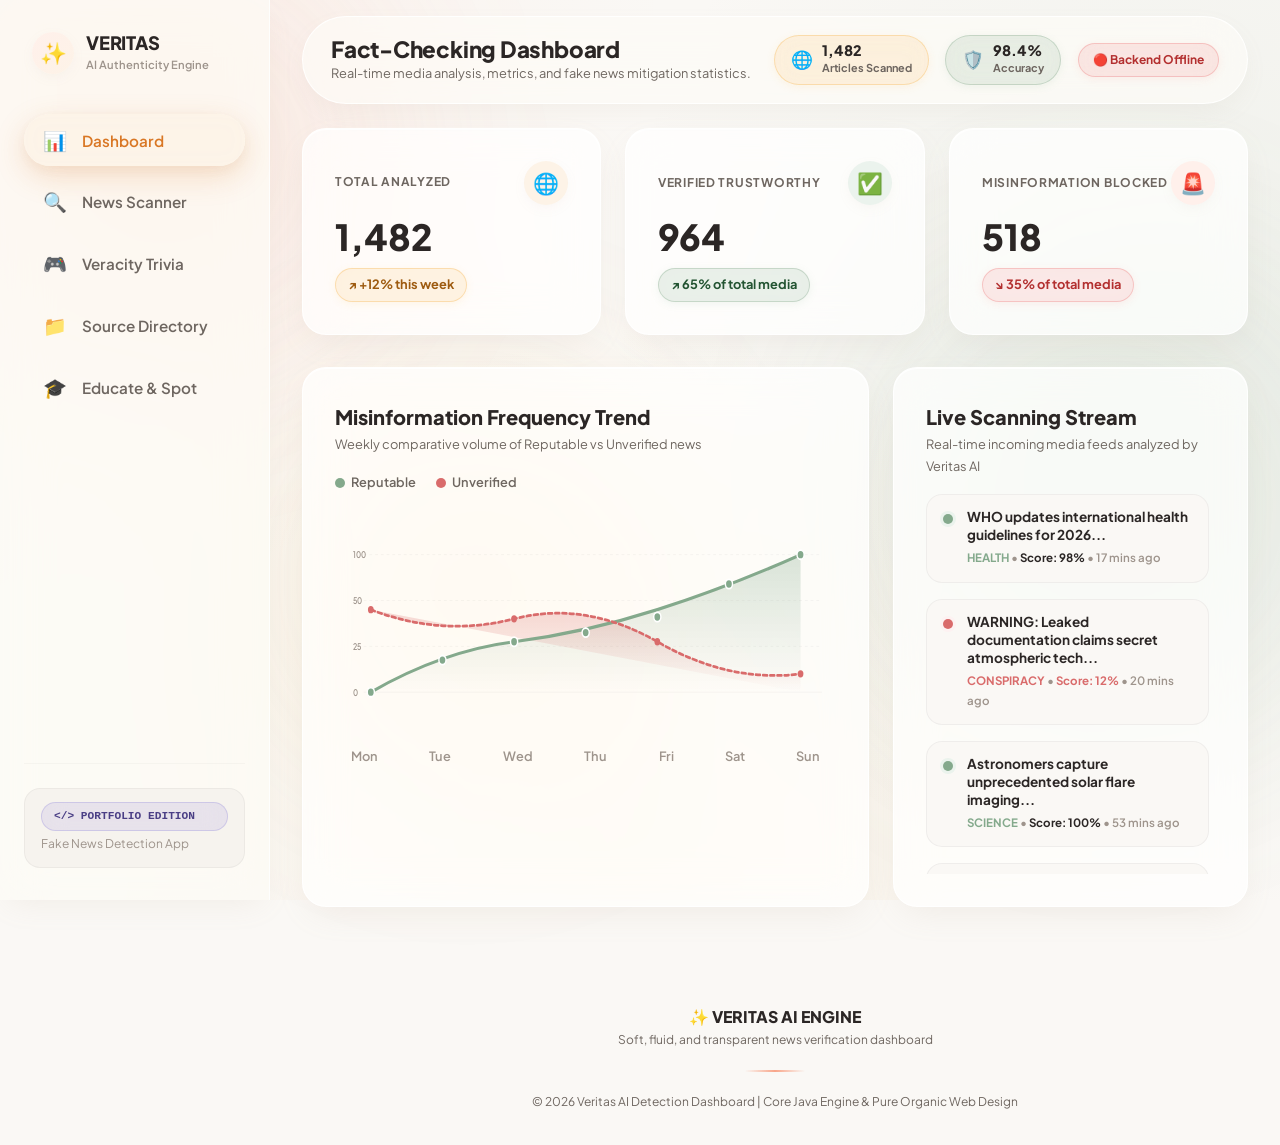
<file: index.html>
<!DOCTYPE html>
<html lang="en">
<head>
    <meta charset="UTF-8">
    <meta name="viewport" content="width=device-width, initial-scale=1.0">
    <title>Veritas AI — Fact-Checking Dashboard</title>
    <link rel="stylesheet" href="styles.css?v=20260912_v3">
    <link rel="stylesheet" href="style.css?v=20260912_v3">
    <link rel="preconnect" href="https://fonts.googleapis.com">
    <link rel="preconnect" href="https://fonts.gstatic.com" crossorigin>
    <link href="https://fonts.googleapis.com/css2?family=Plus+Jakarta+Sans:wght@300;400;500;600;700;800&display=swap" rel="stylesheet">
    <link rel="stylesheet" href="https://cdnjs.cloudflare.com/ajax/libs/font-awesome/6.5.1/css/all.min.css">
    <style>
      /* Force Soft Organic Light Theme & Blur Background Overrides */
      :root {
        --bg-primary: #FDFBF7 !important;
        --bg-cream: #FAF8F5 !important;
        --surface-white: rgba(255, 255, 255, 0.75) !important;
        --text-header: #2B2625 !important;
        --text-body: #6E6660 !important;
        --accent-amber: #D97724 !important;
        --accent-sage: #84A98C !important;
        --accent-terracotta: #D96B6B !important;
      }
      html, body {
        background-color: #FAF8F5 !important;
        color: #2B2625 !important;
        font-family: 'Plus Jakarta Sans', -apple-system, BlinkMacSystemFont, sans-serif !important;
      }
      
      /* Ambient Glowing Orbs behind glass cards */
      .ambient-glow {
        position: fixed !important;
        border-radius: 50% !important;
        filter: blur(100px) !important;
        -webkit-filter: blur(100px) !important;
        pointer-events: none !important;
        z-index: 0 !important;
        opacity: 0.65 !important;
      }
      .glow-1 { width: 550px !important; height: 550px !important; top: -120px !important; left: -100px !important; background: radial-gradient(circle, rgba(248, 165, 137, 0.35) 0%, transparent 70%) !important; }
      .glow-2 { width: 650px !important; height: 650px !important; top: 20% !important; right: -150px !important; background: radial-gradient(circle, rgba(132, 169, 140, 0.32) 0%, transparent 70%) !important; }
      .glow-3 { width: 550px !important; height: 550px !important; bottom: 5% !important; left: 15% !important; background: radial-gradient(circle, rgba(229, 169, 60, 0.28) 0%, transparent 70%) !important; }

      /* Glassmorphic Backdrop Blur Throughout the Page */
      .sidebar {
        background: rgba(253, 251, 247, 0.78) !important;
        backdrop-filter: blur(24px) saturate(180%) !important;
        -webkit-backdrop-filter: blur(24px) saturate(180%) !important;
        border-right: 1px solid rgba(255, 255, 255, 0.8) !important;
        box-shadow: 0 10px 30px -10px rgba(180, 160, 140, 0.15) !important;
        color: #2B2625 !important;
      }
      .topbar {
        background: rgba(253, 251, 247, 0.75) !important;
        backdrop-filter: blur(24px) saturate(180%) !important;
        -webkit-backdrop-filter: blur(24px) saturate(180%) !important;
        border: 1px solid rgba(255, 255, 255, 0.85) !important;
        box-shadow: 0 10px 30px -10px rgba(180, 160, 140, 0.14) !important;
      }
      .glass-panel, .card-organic, .stat-card, .chart-card, .stream-card, .glass-card, .educate-intro, .quiz-box, .source-card, .fallacy-card, .dir-table-card, .results-card, .meta-card, .result-hero-banner {
        background: rgba(255, 255, 255, 0.75) !important;
        backdrop-filter: blur(20px) saturate(180%) !important;
        -webkit-backdrop-filter: blur(20px) saturate(180%) !important;
        border: 1px solid rgba(255, 255, 255, 0.85) !important;
        box-shadow: 0 12px 35px -10px rgba(180, 160, 140, 0.16), inset 0 1px 0 rgba(255, 255, 255, 0.9) !important;
        color: #2B2625 !important;
      }
      .nav-link {
        color: #6E6660 !important;
      }
      .nav-link.active, .nav-link:hover, .nav-item.active {
        background: rgba(253, 243, 231, 0.9) !important;
        backdrop-filter: blur(10px) !important;
        color: #D97724 !important;
      }
      .page-title, h1, h2, h3, h4, .stat-number, .stat-value, .brand-title {
        color: #2B2625 !important;
      }
      .page-subtitle, p, .stat-label, .stat-title, .metric-lbl {
        color: #6E6660 !important;
      }

      /* Light-Colored Badge UI System */
      .top-metric-pill, .status-indicator, .stat-badge, .trust-badge, .trust-score, .prediction-badge, .verdict-badge, .quiz-streak-badge, .badge-code, .tag {
        border-radius: 9999px !important;
        font-weight: 700 !important;
        backdrop-filter: blur(12px) !important;
        -webkit-backdrop-filter: blur(12px) !important;
        transition: all 0.3s ease !important;
      }

      /* Light Amber/Honey Badges */
      .top-metric-pill, .status-indicator.checking, .stat-badge.positive, .trust-badge.medium, .trust-score.medium, .quiz-streak-badge {
        background: rgba(245, 180, 80, 0.16) !important;
        color: #9E5B10 !important;
        border: 1px solid rgba(245, 180, 80, 0.35) !important;
        box-shadow: 0 2px 8px rgba(245, 180, 80, 0.12) !important;
      }

      /* Light Sage Green Badges (Verified/High Trust) */
      .top-metric-pill.highlight, .status-indicator.online, .stat-badge.neutral, .trust-badge.high, .trust-score.high, .prediction-badge.real, .verdict-badge.real {
        background: rgba(132, 169, 140, 0.18) !important;
        color: #235432 !important;
        border: 1px solid rgba(132, 169, 140, 0.35) !important;
        box-shadow: 0 2px 8px rgba(132, 169, 140, 0.12) !important;
      }

      /* Light Terracotta/Peach Badges (Flagged/Low Trust) */
      .status-indicator.offline, .stat-badge.negative, .trust-badge.low, .trust-score.low, .prediction-badge.fake, .verdict-badge.fake {
        background: rgba(235, 120, 120, 0.16) !important;
        color: #B33030 !important;
        border: 1px solid rgba(235, 120, 120, 0.32) !important;
        box-shadow: 0 2px 8px rgba(235, 120, 120, 0.12) !important;
      }

      /* Light Category / Tag Badges */
      .quiz-category-tag, .score-lbl, .badge-code {
        background: rgba(140, 130, 220, 0.14) !important;
        color: #4A3E85 !important;
        border: 1px solid rgba(140, 130, 220, 0.28) !important;
        padding: 4px 12px !important;
      }
    </style>
</head>
<body>
    <!-- Organic Background Ambient Glows -->
    <div class="ambient-glow glow-1"></div>
    <div class="ambient-glow glow-2"></div>
    <div class="ambient-glow glow-3"></div>

    <div class="dashboard-layout">
        <!-- Sidebar Navigation -->
        <aside class="sidebar" id="sidebar">
            <div class="sidebar-brand">
                <div class="brand-logo-icon">✨</div>
                <div class="brand-logo-text">
                    <span class="brand-title">VERITAS</span>
                    <span class="brand-sub">AI Authenticity Engine</span>
                </div>
            </div>

            <nav class="sidebar-nav">
                <button class="nav-item active ripple-container" data-view="dashboard">
                    <span class="nav-icon">📊</span>
                    <span class="nav-label">Dashboard</span>
                </button>
                <button class="nav-item ripple-container" data-view="scanner">
                    <span class="nav-icon">🔍</span>
                    <span class="nav-label">News Scanner</span>
                </button>
                <button class="nav-item ripple-container" data-view="trivia">
                    <span class="nav-icon">🎮</span>
                    <span class="nav-label">Veracity Trivia</span>
                </button>
                <button class="nav-item ripple-container" data-view="directory">
                    <span class="nav-icon">📁</span>
                    <span class="nav-label">Source Directory</span>
                </button>
                <button class="nav-item ripple-container" data-view="educate">
                    <span class="nav-icon">🎓</span>
                    <span class="nav-label">Educate & Spot</span>
                </button>
            </nav>

            <div class="sidebar-footer">
                <div class="portfolio-badge">
                    <span class="badge-code">&lt;/&gt; PORTFOLIO EDITION</span>
                    <span class="badge-sub">Fake News Detection App</span>
                </div>
            </div>
        </aside>

        <!-- Main Wrapper -->
        <div class="main-wrapper">
            <!-- Topbar Navigation -->
            <header class="topbar">
                <div class="topbar-left">
                    <button class="sidebar-toggle" id="sidebarToggle" aria-label="Toggle Sidebar">☰</button>
                    <div class="topbar-title-group">
                        <h1 id="pageTitle" class="page-title">Fact-Checking Dashboard</h1>
                        <p id="pageSubtitle" class="page-subtitle">Real-time media analysis, metrics, and fake news mitigation statistics.</p>
                    </div>
                </div>

                <div class="topbar-right">
                    <div class="top-metric-pill">
                        <span class="metric-icon">🌐</span>
                        <div class="metric-text-group">
                            <span class="metric-val">1,482</span>
                            <span class="metric-lbl">Articles Scanned</span>
                        </div>
                    </div>
                    <div class="top-metric-pill highlight">
                        <span class="metric-icon">🛡️</span>
                        <div class="metric-text-group">
                            <span class="metric-val">98.4%</span>
                            <span class="metric-lbl">Accuracy</span>
                        </div>
                    </div>
                    <div id="apiStatus" class="status-indicator checking">Checking...</div>
                </div>
            </header>

            <!-- Views Container -->
            <main class="content-body">

                <!-- VIEW 1: DASHBOARD -->
                <div id="view-dashboard" class="view-section active section-reveal">
                    <!-- Top Metric Cards Row -->
                    <div class="stats-grid">
                        <div class="stat-card card-organic">
                            <div class="stat-header">
                                <span class="stat-title">TOTAL ANALYZED</span>
                                <div class="stat-icon-wrapper globe">🌐</div>
                            </div>
                            <div class="stat-value">1,482</div>
                            <div class="stat-badge positive">
                                <span>↗ +12% this week</span>
                            </div>
                        </div>

                        <div class="stat-card card-organic">
                            <div class="stat-header">
                                <span class="stat-title">VERIFIED TRUSTWORTHY</span>
                                <div class="stat-icon-wrapper check">✅</div>
                            </div>
                            <div class="stat-value">964</div>
                            <div class="stat-badge neutral">
                                <span>↗ 65% of total media</span>
                            </div>
                        </div>

                        <div class="stat-card card-organic">
                            <div class="stat-header">
                                <span class="stat-title">MISINFORMATION BLOCKED</span>
                                <div class="stat-icon-wrapper alert">🚨</div>
                            </div>
                            <div class="stat-value">518</div>
                            <div class="stat-badge negative">
                                <span>↘ 35% of total media</span>
                            </div>
                        </div>
                    </div>

                    <!-- Dashboard Main Grid: Trend Chart & Live Stream -->
                    <div class="dashboard-grid">
                        <!-- Misinformation Frequency Trend Chart Card -->
                        <div class="card card-organic chart-card">
                            <div class="chart-header">
                                <div>
                                    <h2 class="card-heading">Misinformation Frequency Trend</h2>
                                    <p class="card-subheading">Weekly comparative volume of Reputable vs Unverified news</p>
                                </div>
                                <div class="chart-legend">
                                    <span class="legend-item"><span class="dot sage"></span> Reputable</span>
                                    <span class="legend-item"><span class="dot terracotta"></span> Unverified</span>
                                </div>
                            </div>

                            <div class="chart-container">
                                <svg class="trend-chart-svg" viewBox="0 0 700 240" preserveAspectRatio="none">
                                    <defs>
                                        <linearGradient id="sageGrad" x1="0" y1="0" x2="0" y2="1">
                                            <stop offset="0%" stop-color="#84A98C" stop-opacity="0.3"/>
                                            <stop offset="100%" stop-color="#84A98C" stop-opacity="0.0"/>
                                        </linearGradient>
                                        <linearGradient id="terraGrad" x1="0" y1="0" x2="0" y2="1">
                                            <stop offset="0%" stop-color="#D96B6B" stop-opacity="0.25"/>
                                            <stop offset="100%" stop-color="#D96B6B" stop-opacity="0.0"/>
                                        </linearGradient>
                                    </defs>

                                    <!-- Grid lines -->
                                    <line x1="40" y1="40" x2="680" y2="40" stroke="rgba(43,38,37,0.05)" stroke-dasharray="4 4"/>
                                    <line x1="40" y1="90" x2="680" y2="90" stroke="rgba(43,38,37,0.05)" stroke-dasharray="4 4"/>
                                    <line x1="40" y1="140" x2="680" y2="140" stroke="rgba(43,38,37,0.05)" stroke-dasharray="4 4"/>
                                    <line x1="40" y1="190" x2="680" y2="190" stroke="rgba(43,38,37,0.05)"/>

                                    <!-- Y Axis Labels -->
                                    <text x="25" y="44" class="chart-axis-text">100</text>
                                    <text x="25" y="94" class="chart-axis-text">50</text>
                                    <text x="25" y="144" class="chart-axis-text">25</text>
                                    <text x="25" y="194" class="chart-axis-text">0</text>

                                    <!-- Area Fill Curves -->
                                    <path d="M 50 190 Q 150 145, 250 135 T 450 100 T 650 40 L 650 190 Z" fill="url(#sageGrad)"/>
                                    <path d="M 50 100 Q 150 130, 250 110 T 450 135 T 650 170 L 650 190 Z" fill="url(#terraGrad)"/>

                                    <!-- Trend Lines -->
                                    <path d="M 50 190 Q 150 145, 250 135 T 450 100 T 650 40" fill="none" stroke="#84A98C" stroke-width="3.5" stroke-linecap="round"/>
                                    <path d="M 50 100 Q 150 130, 250 110 T 450 135 T 650 170" fill="none" stroke="#D96B6B" stroke-width="3" stroke-dasharray="6 4" stroke-linecap="round"/>

                                    <!-- Data Dots -->
                                    <circle cx="50" cy="190" r="5" fill="#84A98C" stroke="#FFF" stroke-width="2"/>
                                    <circle cx="150" cy="155" r="5" fill="#84A98C" stroke="#FFF" stroke-width="2"/>
                                    <circle cx="250" cy="135" r="5" fill="#84A98C" stroke="#FFF" stroke-width="2"/>
                                    <circle cx="350" cy="125" r="5" fill="#84A98C" stroke="#FFF" stroke-width="2"/>
                                    <circle cx="450" cy="108" r="5" fill="#84A98C" stroke="#FFF" stroke-width="2"/>
                                    <circle cx="550" cy="72" r="5" fill="#84A98C" stroke="#FFF" stroke-width="2"/>
                                    <circle cx="650" cy="40" r="5" fill="#84A98C" stroke="#FFF" stroke-width="2"/>

                                    <circle cx="50" cy="100" r="4" fill="#D96B6B"/>
                                    <circle cx="250" cy="110" r="4" fill="#D96B6B"/>
                                    <circle cx="450" cy="135" r="4" fill="#D96B6B"/>
                                    <circle cx="650" cy="170" r="4" fill="#D96B6B"/>
                                </svg>
                            </div>

                            <div class="chart-x-axis">
                                <span>Mon</span><span>Tue</span><span>Wed</span><span>Thu</span><span>Fri</span><span>Sat</span><span>Sun</span>
                            </div>
                        </div>

                        <!-- Live Scanning Stream Card -->
                        <div class="card card-organic stream-card">
                            <div class="card-header">
                                <h2 class="card-heading">Live Scanning Stream</h2>
                                <p class="card-subheading">Real-time incoming media feeds analyzed by Veritas AI</p>
                            </div>

                            <div class="stream-list" id="streamList">
                                <div class="stream-item">
                                    <span class="stream-dot sage"></span>
                                    <div class="stream-info">
                                        <h4 class="stream-title">WHO updates international health guidelines for 2026...</h4>
                                        <div class="stream-meta">
                                            <span class="tag">HEALTH</span> • <span class="score">Score: 98%</span> • <span class="time">17 mins ago</span>
                                        </div>
                                    </div>
                                </div>

                                <div class="stream-item">
                                    <span class="stream-dot terracotta"></span>
                                    <div class="stream-info">
                                        <h4 class="stream-title">WARNING: Leaked documentation claims secret atmospheric tech...</h4>
                                        <div class="stream-meta">
                                            <span class="tag danger">CONSPIRACY</span> • <span class="score danger">Score: 12%</span> • <span class="time">20 mins ago</span>
                                        </div>
                                    </div>
                                </div>

                                <div class="stream-item">
                                    <span class="stream-dot sage"></span>
                                    <div class="stream-info">
                                        <h4 class="stream-title">Astronomers capture unprecedented solar flare imaging...</h4>
                                        <div class="stream-meta">
                                            <span class="tag">SCIENCE</span> • <span class="score">Score: 100%</span> • <span class="time">53 mins ago</span>
                                        </div>
                                    </div>
                                </div>

                                <div class="stream-item">
                                    <span class="stream-dot terracotta"></span>
                                    <div class="stream-info">
                                        <h4 class="stream-title">EXCLUSIVE: Secret financial treaty to eliminate digital currency...</h4>
                                        <div class="stream-meta">
                                            <span class="tag danger">FINANCE</span> • <span class="score danger">Score: 8%</span> • <span class="time">45 mins ago</span>
                                        </div>
                                    </div>
                                </div>

                                <div class="stream-item">
                                    <span class="stream-dot sage"></span>
                                    <div class="stream-info">
                                        <h4 class="stream-title">Provincial court passes security reform legislation after debate...</h4>
                                        <div class="stream-meta">
                                            <span class="tag">POLITICS</span> • <span class="score">Score: 87%</span> • <span class="time">42 mins ago</span>
                                        </div>
                                    </div>
                                </div>
                            </div>
                        </div>
                    </div>
                </div>

                <!-- VIEW 2: NEWS SCANNER -->
                <div id="view-scanner" class="view-section section-reveal">
                    <div class="card card-organic">
                        <div class="card-header">
                            <div class="section-title-group">
                                <span class="section-icon">✍️</span>
                                <div>
                                    <h2 class="section-title">Analyze News Article</h2>
                                    <p class="section-desc">Paste article text, rumor claims, or news snippets below for deep AI diagnostic evaluation</p>
                                </div>
                            </div>
                        </div>

                        <div class="input-group">
                            <label for="newsText" class="input-label">Article Text Content</label>
                            <div class="textarea-wrapper">
                                <textarea 
                                    id="newsText" 
                                    class="text-input" 
                                    placeholder="Paste news article content here...&#10;&#10;Example: 'Breaking: Scientists discover revolutionary energy source that eliminates power bills forever! Local authorities confirmed secret documents...'"
                                    rows="7"
                                ></textarea>
                            </div>
                            <div class="input-footer">
                                <div class="quick-tips">
                                    <span class="tip-dot"></span> Tip: Use <kbd>Ctrl</kbd> + <kbd>Enter</kbd> to analyze quickly
                                </div>
                                <span id="charCount" class="char-count">0 characters</span>
                            </div>
                        </div>
                        
                        <div class="button-row">
                            <button id="analyzeBtn" class="analyze-btn btn-magnetic ripple-container" type="button">
                                <span class="btn-icon">🚀</span>
                                <span class="btn-text">Analyze Article</span>
                            </button>
                        </div>
                    </div>

                    <!-- Results Section -->
                    <div id="resultsCard" class="card card-organic results-card hidden">
                        <div class="card-header border-bottom-organic">
                            <h2 class="section-title">
                                <span class="section-icon">📊</span>
                                Analysis Report
                            </h2>
                            <span class="result-badge-label">Real-time Verdict</span>
                        </div>
                        
                        <!-- Loading State -->
                        <div id="loadingState" class="loading-state hidden">
                            <div class="liquid-spinner">
                                <div class="spinner-ring"></div>
                                <div class="spinner-ring"></div>
                            </div>
                            <p class="loading-text">Evaluating linguistic markers and structural authenticity...</p>
                        </div>

                        <!-- Results Content -->
                        <div id="resultsContent" class="results-content hidden">
                            <div class="result-hero-banner">
                                <div id="predictionBadge" class="prediction-badge"></div>
                                <div class="confidence-container">
                                    <span class="confidence-label">Confidence Score</span>
                                    <div id="confidenceScore" class="confidence-score"></div>
                                    <div class="confidence-bar-bg">
                                        <div id="confidenceBarFill" class="confidence-bar-fill"></div>
                                    </div>
                                </div>
                            </div>
                            
                            <div class="result-details">
                                <div class="detail-item card-subtle">
                                    <span class="detail-label">AI Diagnostic Breakdown</span>
                                    <p id="analysisText" class="detail-value"></p>
                                </div>
                                
                                <div class="result-meta-grid">
                                    <div class="meta-card">
                                        <span class="meta-icon">📏</span>
                                        <div>
                                            <span class="meta-label">Text Volume</span>
                                            <span id="textLength" class="meta-value">--</span>
                                        </div>
                                    </div>
                                    <div class="meta-card">
                                        <span class="meta-icon">🕒</span>
                                        <div>
                                            <span class="meta-label">Timestamp</span>
                                            <span id="timestamp" class="meta-value">--</span>
                                        </div>
                                    </div>
                                    <div class="meta-card">
                                        <span class="meta-icon">⚡</span>
                                        <div>
                                            <span class="meta-label">Engine Latency</span>
                                            <span class="meta-value">&lt; 15ms</span>
                                        </div>
                                    </div>
                                </div>
                            </div>
                        </div>

                        <!-- Error State -->
                        <div id="errorState" class="error-state hidden">
                            <div class="error-badge">⚠️</div>
                            <h3 class="error-title">Analysis Interrupted</h3>
                            <p id="errorMessage" class="error-message"></p>
                            <button id="retryBtn" class="retry-btn btn-magnetic ripple-container">
                                <span class="btn-text">Try Again</span>
                            </button>
                        </div>
                    </div>
                </div>

                <!-- VIEW 3: VERACITY TRIVIA -->
                <div id="view-trivia" class="view-section section-reveal">
                    <div class="card card-organic trivia-container">
                        <div class="trivia-header">
                            <div>
                                <span class="hero-badge">🎮 Interactive Quiz</span>
                                <h2 class="section-title">Can You Spot Misinformation?</h2>
                                <p class="section-desc">Test your headline verification skills against real and generated news claims</p>
                            </div>
                            <div class="trivia-score-card">
                                <span class="score-lbl">Score</span>
                                <span id="triviaScore" class="score-val">0 / 0</span>
                            </div>
                        </div>

                        <div id="triviaCard" class="card-subtle trivia-box">
                            <div class="quiz-question-header">
                                <span id="quizCategory" class="quiz-cat">SCIENCE & TECH</span>
                                <span id="quizNumber" class="quiz-num">Question 1 of 5</span>
                            </div>

                            <h3 id="quizHeadline" class="quiz-headline">"Breaking: New battery technology discovered using salt water charges smartphones in 3 seconds!"</h3>

                            <div class="quiz-options">
                                <button class="quiz-opt-btn ripple-container" data-answer="fake">
                                    <span class="opt-icon">🚨</span> FAKE NEWS
                                </button>
                                <button class="quiz-opt-btn ripple-container" data-answer="real">
                                    <span class="opt-icon">✅</span> AUTHENTIC REAL
                                </button>
                            </div>

                            <div id="quizFeedback" class="quiz-feedback hidden">
                                <div id="feedbackBadge" class="feedback-badge"></div>
                                <p id="feedbackText" class="feedback-text"></p>
                                <button id="nextQuizBtn" class="analyze-btn btn-magnetic ripple-container" style="margin-top: 1rem;">
                                    <span>Next Question →</span>
                                </button>
                            </div>
                        </div>
                    </div>
                </div>

                <!-- VIEW 4: SOURCE DIRECTORY -->
                <div id="view-directory" class="view-section section-reveal">
                    <div class="card card-organic">
                        <div class="directory-header">
                            <div>
                                <h2 class="section-title">Verified News Source Directory</h2>
                                <p class="section-desc">Inspect trust indices and editorial bias ratings for major global outlets</p>
                            </div>
                            <div class="directory-search">
                                <input type="text" id="dirSearchInput" class="dir-input" placeholder="Search news outlet...">
                            </div>
                        </div>

                        <div class="directory-grid" id="directoryGrid">
                            <div class="source-card card-subtle" data-name="Reuters">
                                <div class="source-head">
                                    <span class="source-logo">🗞️</span>
                                    <div>
                                        <h4 class="source-name">Reuters</h4>
                                        <span class="source-type">International Wire Service</span>
                                    </div>
                                    <span class="trust-score high">98% Trust</span>
                                </div>
                                <p class="source-desc">Neutral fact-based reporting with minimal editorial bias and strict verification standards.</p>
                            </div>

                            <div class="source-card card-subtle" data-name="Associated Press">
                                <div class="source-head">
                                    <span class="source-logo">🌐</span>
                                    <div>
                                        <h4 class="source-name">Associated Press (AP)</h4>
                                        <span class="source-type">Global News Agency</span>
                                    </div>
                                    <span class="trust-score high">97% Trust</span>
                                </div>
                                <p class="source-desc">Gold standard in primary source investigative journalism and unbiased news syndication.</p>
                            </div>

                            <div class="source-card card-subtle" data-name="BBC News">
                                <div class="source-head">
                                    <span class="source-logo">📡</span>
                                    <div>
                                        <h4 class="source-name">BBC News</h4>
                                        <span class="source-type">Public Broadcaster</span>
                                    </div>
                                    <span class="trust-score high">95% Trust</span>
                                </div>
                                <p class="source-desc">High credibility public service reporting with rigorous editorial oversight.</p>
                            </div>

                            <div class="source-card card-subtle" data-name="Daily Mail">
                                <div class="source-head">
                                    <span class="source-logo">⚡</span>
                                    <div>
                                        <h4 class="source-name">Daily Mail</h4>
                                        <span class="source-type">Tabloid Media</span>
                                    </div>
                                    <span class="trust-score medium">62% Trust</span>
                                </div>
                                <p class="source-desc">Sensational headlines with mixed accuracy on scientific and political claims.</p>
                            </div>

                            <div class="source-card card-subtle" data-name="Epoch Times">
                                <div class="source-head">
                                    <span class="source-logo">⚠️</span>
                                    <div>
                                        <h4 class="source-name">Epoch Times</h4>
                                        <span class="source-type">Alternative Media</span>
                                    </div>
                                    <span class="trust-score low">45% Trust</span>
                                </div>
                                <p class="source-desc">Promotes conspiracy theories and unverified political narratives with high bias.</p>
                            </div>
                        </div>
                    </div>
                </div>

                <!-- VIEW 5: EDUCATE & SPOT -->
                <div id="view-educate" class="view-section section-reveal">
                    <div class="card card-organic">
                        <div class="card-header">
                            <h2 class="section-title">Spotting Misinformation Red Flags</h2>
                            <p class="section-desc">Key diagnostic rules to identify fake news before sharing online</p>
                        </div>

                        <div class="educate-grid">
                            <div class="educate-card card-subtle">
                                <span class="edu-icon">🚩</span>
                                <h3>1. Sensational & Emotional Headlines</h3>
                                <p>Fake news uses ALL CAPS, exaggerated shock words ("DOCTORS HATE THIS!"), and emotional bait to trigger immediate impulse sharing before critical evaluation.</p>
                            </div>

                            <div class="educate-card card-subtle">
                                <span class="edu-icon">🕵️</span>
                                <h3>2. Missing Byline & Named Sources</h3>
                                <p>Authentic reporting lists clear journalist names and verifiable institution citations. Fake articles rely on vague phrases like "Scientists claim" or "Leaked documents show".</p>
                            </div>

                            <div class="educate-card card-subtle">
                                <span class="edu-icon">🖼️</span>
                                <h3>3. Manipulated & Out-of-Context Media</h3>
                                <p>Check images using reverse image search. Misinformation frequently recycles old disaster photos or AI-generated composite visuals to fabricate crisis events.</p>
                            </div>

                            <div class="educate-card card-subtle">
                                <span class="edu-icon">🔄</span>
                                <h3>4. Circular Reporting & Echo Chambers</h3>
                                <p>False claims cite obscure blogs that in turn cite the original claim. Always trace the primary source of the statement to confirm validity.</p>
                            </div>
                        </div>
                    </div>
                </div>

            </main>

            <!-- Organic Footer -->
            <footer class="footer">
                <div class="footer-content">
                    <div class="footer-brand">
                        <span class="footer-logo">✨ VERITAS AI ENGINE</span>
                        <p class="footer-tagline">Soft, fluid, and transparent news verification dashboard</p>
                    </div>
                    <div class="footer-divider"></div>
                    <p class="copyright">&copy; 2026 Veritas AI Detection Dashboard | Core Java Engine & Pure Organic Web Design</p>
                </div>
            </footer>
        </div>
    </div>

    <!-- Core App Logic -->
    <script src="app.js?v=20260912_v3"></script>
</body>
</html>
</file>
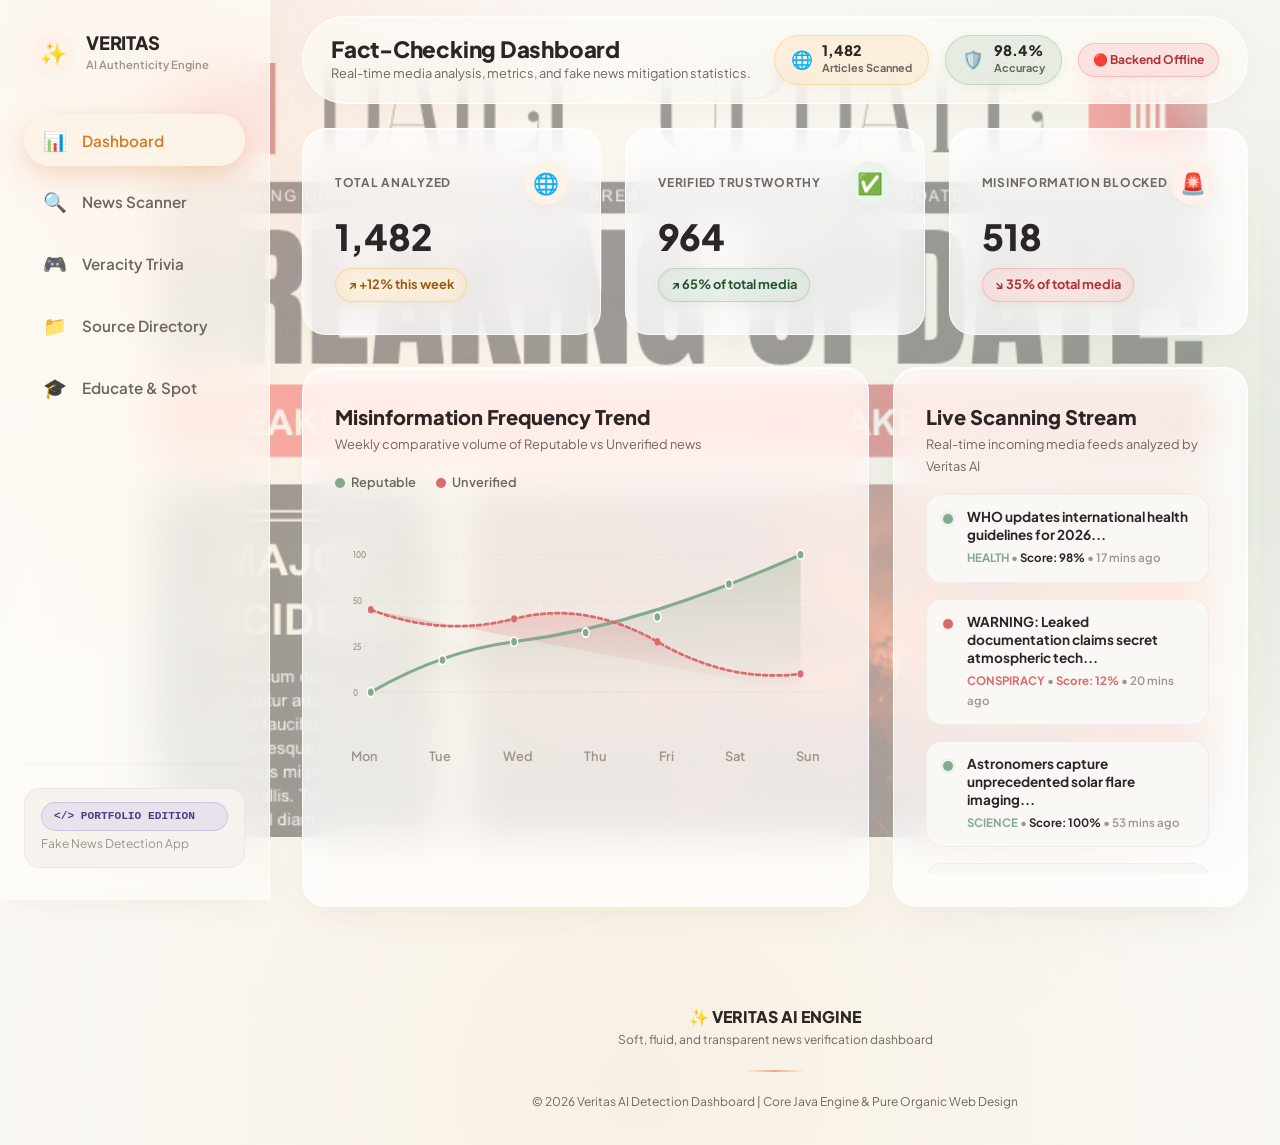
<file: ui/index.html>
<!DOCTYPE html>
<html lang="en">
<head>
    <meta charset="UTF-8">
    <meta name="viewport" content="width=device-width, initial-scale=1.0">
    <title>Veritas AI — Fact-Checking Dashboard</title>
    <link rel="stylesheet" href="styles.css?v=20260912_v3">
    <link rel="stylesheet" href="style.css?v=20260912_v3">
    <link rel="preconnect" href="https://fonts.googleapis.com">
    <link rel="preconnect" href="https://fonts.gstatic.com" crossorigin>
    <link href="https://fonts.googleapis.com/css2?family=Plus+Jakarta+Sans:wght@300;400;500;600;700;800&display=swap" rel="stylesheet">
    <link rel="stylesheet" href="https://cdnjs.cloudflare.com/ajax/libs/font-awesome/6.5.1/css/all.min.css">
    <style>
      /* Force Soft Organic Light Theme & Blur Background Overrides */
      :root {
        --bg-primary: #FDFBF7 !important;
        --bg-cream: #FAF8F5 !important;
        --surface-white: rgba(255, 255, 255, 0.75) !important;
        --text-header: #2B2625 !important;
        --text-body: #6E6660 !important;
        --accent-amber: #D97724 !important;
        --accent-sage: #84A98C !important;
        --accent-terracotta: #D96B6B !important;
      }
      html, body {
        background-color: transparent !important; background: transparent !important;
        color: #2B2625 !important;
        font-family: 'Plus Jakarta Sans', -apple-system, BlinkMacSystemFont, sans-serif !important;
      }
      
      /* Ambient Glowing Orbs behind glass cards */
      .ambient-glow {
        position: fixed !important;
        border-radius: 50% !important;
        filter: blur(100px) !important;
        -webkit-filter: blur(100px) !important;
        pointer-events: none !important;
        z-index: 0 !important;
        opacity: 0.65 !important;
      }
      .glow-1 { width: 550px !important; height: 550px !important; top: -120px !important; left: -100px !important; background: radial-gradient(circle, rgba(248, 165, 137, 0.35) 0%, transparent 70%) !important; }
      .glow-2 { width: 650px !important; height: 650px !important; top: 20% !important; right: -150px !important; background: radial-gradient(circle, rgba(132, 169, 140, 0.32) 0%, transparent 70%) !important; }
      .glow-3 { width: 550px !important; height: 550px !important; bottom: 5% !important; left: 15% !important; background: radial-gradient(circle, rgba(229, 169, 60, 0.28) 0%, transparent 70%) !important; }

      /* Glassmorphic Backdrop Blur Throughout the Page */
      .sidebar {
        background: rgba(253, 251, 247, 0.78) !important;
        backdrop-filter: blur(24px) saturate(180%) !important;
        -webkit-backdrop-filter: blur(24px) saturate(180%) !important;
        border-right: 1px solid rgba(255, 255, 255, 0.8) !important;
        box-shadow: 0 10px 30px -10px rgba(180, 160, 140, 0.15) !important;
        color: #2B2625 !important;
      }
      .topbar {
        background: rgba(253, 251, 247, 0.75) !important;
        backdrop-filter: blur(24px) saturate(180%) !important;
        -webkit-backdrop-filter: blur(24px) saturate(180%) !important;
        border: 1px solid rgba(255, 255, 255, 0.85) !important;
        box-shadow: 0 10px 30px -10px rgba(180, 160, 140, 0.14) !important;
      }
      .glass-panel, .card-organic, .stat-card, .chart-card, .stream-card, .glass-card, .educate-intro, .quiz-box, .source-card, .fallacy-card, .dir-table-card, .results-card, .meta-card, .result-hero-banner {
        background: rgba(255, 255, 255, 0.75) !important;
        backdrop-filter: blur(20px) saturate(180%) !important;
        -webkit-backdrop-filter: blur(20px) saturate(180%) !important;
        border: 1px solid rgba(255, 255, 255, 0.85) !important;
        box-shadow: 0 12px 35px -10px rgba(180, 160, 140, 0.16), inset 0 1px 0 rgba(255, 255, 255, 0.9) !important;
        color: #2B2625 !important;
      }
      .nav-link {
        color: #6E6660 !important;
      }
      .nav-link.active, .nav-link:hover, .nav-item.active {
        background: rgba(253, 243, 231, 0.9) !important;
        backdrop-filter: blur(10px) !important;
        color: #D97724 !important;
      }
      .page-title, h1, h2, h3, h4, .stat-number, .stat-value, .brand-title {
        color: #2B2625 !important;
      }
      .page-subtitle, p, .stat-label, .stat-title, .metric-lbl {
        color: #6E6660 !important;
      }

      /* Light-Colored Badge UI System */
      .top-metric-pill, .status-indicator, .stat-badge, .trust-badge, .trust-score, .prediction-badge, .verdict-badge, .quiz-streak-badge, .badge-code, .tag {
        border-radius: 9999px !important;
        font-weight: 700 !important;
        backdrop-filter: blur(12px) !important;
        -webkit-backdrop-filter: blur(12px) !important;
        transition: all 0.3s ease !important;
      }

      /* Light Amber/Honey Badges */
      .top-metric-pill, .status-indicator.checking, .stat-badge.positive, .trust-badge.medium, .trust-score.medium, .quiz-streak-badge {
        background: rgba(245, 180, 80, 0.16) !important;
        color: #9E5B10 !important;
        border: 1px solid rgba(245, 180, 80, 0.35) !important;
        box-shadow: 0 2px 8px rgba(245, 180, 80, 0.12) !important;
      }

      /* Light Sage Green Badges (Verified/High Trust) */
      .top-metric-pill.highlight, .status-indicator.online, .stat-badge.neutral, .trust-badge.high, .trust-score.high, .prediction-badge.real, .verdict-badge.real {
        background: rgba(132, 169, 140, 0.18) !important;
        color: #235432 !important;
        border: 1px solid rgba(132, 169, 140, 0.35) !important;
        box-shadow: 0 2px 8px rgba(132, 169, 140, 0.12) !important;
      }

      /* Light Terracotta/Peach Badges (Flagged/Low Trust) */
      .status-indicator.offline, .stat-badge.negative, .trust-badge.low, .trust-score.low, .prediction-badge.fake, .verdict-badge.fake {
        background: rgba(235, 120, 120, 0.16) !important;
        color: #B33030 !important;
        border: 1px solid rgba(235, 120, 120, 0.32) !important;
        box-shadow: 0 2px 8px rgba(235, 120, 120, 0.12) !important;
      }

      /* Light Category / Tag Badges */
      .quiz-category-tag, .score-lbl, .badge-code {
        background: rgba(140, 130, 220, 0.14) !important;
        color: #4A3E85 !important;
        border: 1px solid rgba(140, 130, 220, 0.28) !important;
        padding: 4px 12px !important;
      }
    
      
      
      /* Restore soft organic background on html/body */
      html, body {
        background-color: #FAF8F5 !important;
        background: radial-gradient(circle at 5% 0%, rgba(248, 165, 137, 0.12) 0%, transparent 40%),
                    radial-gradient(circle at 95% 35%, rgba(132, 169, 140, 0.12) 0%, transparent 45%),
                    radial-gradient(circle at 50% 95%, rgba(229, 169, 60, 0.10) 0%, transparent 50%),
                    #FAF8F5 !important;
        color: #2B2625 !important;
        font-family: 'Plus Jakarta Sans', -apple-system, BlinkMacSystemFont, sans-serif !important;
      }
      
      
      
      
      
      /* Centered Newspaper Background Card - Clean Fixed Settings (Blur 0px, Opacity 37%) */
      .newspaper-bg-layer {
        position: fixed !important;
        inset: 0 !important;
        width: 100vw !important;
        height: 100vh !important;
        z-index: 0 !important;
        display: flex !important;
        align-items: center !important;
        justify-content: center !important;
        pointer-events: none !important;
        padding: 10px !important;
      }
      
      .newspaper-bg-layer .bg-card {
        position: relative !important;
        width: 92% !important;
        max-width: 1250px !important;
        height: 88% !important;
        max-height: 820px !important;
        margin-left: 80px !important;
        border-radius: 24px !important;
        overflow: hidden !important;
        opacity: 0.37 !important; /* Fixed at 37% as selected */
        filter: drop-shadow(0 15px 35px rgba(0, 0, 0, 0.08)) !important;
        mask-image: radial-gradient(circle at center, rgba(0,0,0,1) 85%, rgba(0,0,0,0) 100%) !important;
        -webkit-mask-image: radial-gradient(circle at center, rgba(0,0,0,1) 85%, rgba(0,0,0,0) 100%) !important;
      }
      
      .newspaper-bg-layer .bg-img {
        position: absolute !important;
        inset: 0 !important;
        background-image: url('newspaper_bg.png') !important;
        background-size: cover !important;
        background-position: center center !important;
        background-repeat: no-repeat !important;
        filter: none !important; /* Fixed at 0px blur */
        -webkit-filter: none !important;
        transform: scale(1.04) !important;
      }
</style>
</head>
<body>

    <!-- Blurred Newspaper Background Layer -->
    <!-- Centered & Semi-Transparent Blurred Newspaper Background -->
    <div class="newspaper-bg-layer">
        <div class="bg-card">
            <div class="bg-img"></div>
        </div>
    </div>

    <!-- Organic Background Ambient Glows -->
    <div class="ambient-glow glow-1"></div>
    <div class="ambient-glow glow-2"></div>
    <div class="ambient-glow glow-3"></div>

    <div class="dashboard-layout">
        <!-- Sidebar Navigation -->
        <aside class="sidebar" id="sidebar">
            <div class="sidebar-brand">
                <div class="brand-logo-icon">✨</div>
                <div class="brand-logo-text">
                    <span class="brand-title">VERITAS</span>
                    <span class="brand-sub">AI Authenticity Engine</span>
                </div>
            </div>

            <nav class="sidebar-nav">
                <button class="nav-item active ripple-container" data-view="dashboard">
                    <span class="nav-icon">📊</span>
                    <span class="nav-label">Dashboard</span>
                </button>
                <button class="nav-item ripple-container" data-view="scanner">
                    <span class="nav-icon">🔍</span>
                    <span class="nav-label">News Scanner</span>
                </button>
                <button class="nav-item ripple-container" data-view="trivia">
                    <span class="nav-icon">🎮</span>
                    <span class="nav-label">Veracity Trivia</span>
                </button>
                <button class="nav-item ripple-container" data-view="directory">
                    <span class="nav-icon">📁</span>
                    <span class="nav-label">Source Directory</span>
                </button>
                <button class="nav-item ripple-container" data-view="educate">
                    <span class="nav-icon">🎓</span>
                    <span class="nav-label">Educate & Spot</span>
                </button>
            </nav>

            <div class="sidebar-footer">
                <div class="portfolio-badge">
                    <span class="badge-code">&lt;/&gt; PORTFOLIO EDITION</span>
                    <span class="badge-sub">Fake News Detection App</span>
                </div>
            </div>
        </aside>

        <!-- Main Wrapper -->
        <div class="main-wrapper">
            <!-- Topbar Navigation -->
            <header class="topbar">
                <div class="topbar-left">
                    <button class="sidebar-toggle" id="sidebarToggle" aria-label="Toggle Sidebar">☰</button>
                    <div class="topbar-title-group">
                        <h1 id="pageTitle" class="page-title">Fact-Checking Dashboard</h1>
                        <p id="pageSubtitle" class="page-subtitle">Real-time media analysis, metrics, and fake news mitigation statistics.</p>
                    </div>
                </div>

                <div class="topbar-right">
                    <div class="top-metric-pill">
                        <span class="metric-icon">🌐</span>
                        <div class="metric-text-group">
                            <span class="metric-val">1,482</span>
                            <span class="metric-lbl">Articles Scanned</span>
                        </div>
                    </div>
                    <div class="top-metric-pill highlight">
                        <span class="metric-icon">🛡️</span>
                        <div class="metric-text-group">
                            <span class="metric-val">98.4%</span>
                            <span class="metric-lbl">Accuracy</span>
                        </div>
                    </div>
                    <div id="apiStatus" class="status-indicator checking">Checking...</div>
                </div>
            </header>

            <!-- Views Container -->
            <main class="content-body">

                <!-- VIEW 1: DASHBOARD -->
                <div id="view-dashboard" class="view-section active section-reveal">
                    <!-- Top Metric Cards Row -->
                    <div class="stats-grid">
                        <div class="stat-card card-organic">
                            <div class="stat-header">
                                <span class="stat-title">TOTAL ANALYZED</span>
                                <div class="stat-icon-wrapper globe">🌐</div>
                            </div>
                            <div class="stat-value">1,482</div>
                            <div class="stat-badge positive">
                                <span>↗ +12% this week</span>
                            </div>
                        </div>

                        <div class="stat-card card-organic">
                            <div class="stat-header">
                                <span class="stat-title">VERIFIED TRUSTWORTHY</span>
                                <div class="stat-icon-wrapper check">✅</div>
                            </div>
                            <div class="stat-value">964</div>
                            <div class="stat-badge neutral">
                                <span>↗ 65% of total media</span>
                            </div>
                        </div>

                        <div class="stat-card card-organic">
                            <div class="stat-header">
                                <span class="stat-title">MISINFORMATION BLOCKED</span>
                                <div class="stat-icon-wrapper alert">🚨</div>
                            </div>
                            <div class="stat-value">518</div>
                            <div class="stat-badge negative">
                                <span>↘ 35% of total media</span>
                            </div>
                        </div>
                    </div>

                    <!-- Dashboard Main Grid: Trend Chart & Live Stream -->
                    <div class="dashboard-grid">
                        <!-- Misinformation Frequency Trend Chart Card -->
                        <div class="card card-organic chart-card">
                            <div class="chart-header">
                                <div>
                                    <h2 class="card-heading">Misinformation Frequency Trend</h2>
                                    <p class="card-subheading">Weekly comparative volume of Reputable vs Unverified news</p>
                                </div>
                                <div class="chart-legend">
                                    <span class="legend-item"><span class="dot sage"></span> Reputable</span>
                                    <span class="legend-item"><span class="dot terracotta"></span> Unverified</span>
                                </div>
                            </div>

                            <div class="chart-container">
                                <svg class="trend-chart-svg" viewBox="0 0 700 240" preserveAspectRatio="none">
                                    <defs>
                                        <linearGradient id="sageGrad" x1="0" y1="0" x2="0" y2="1">
                                            <stop offset="0%" stop-color="#84A98C" stop-opacity="0.3"/>
                                            <stop offset="100%" stop-color="#84A98C" stop-opacity="0.0"/>
                                        </linearGradient>
                                        <linearGradient id="terraGrad" x1="0" y1="0" x2="0" y2="1">
                                            <stop offset="0%" stop-color="#D96B6B" stop-opacity="0.25"/>
                                            <stop offset="100%" stop-color="#D96B6B" stop-opacity="0.0"/>
                                        </linearGradient>
                                    </defs>

                                    <!-- Grid lines -->
                                    <line x1="40" y1="40" x2="680" y2="40" stroke="rgba(43,38,37,0.05)" stroke-dasharray="4 4"/>
                                    <line x1="40" y1="90" x2="680" y2="90" stroke="rgba(43,38,37,0.05)" stroke-dasharray="4 4"/>
                                    <line x1="40" y1="140" x2="680" y2="140" stroke="rgba(43,38,37,0.05)" stroke-dasharray="4 4"/>
                                    <line x1="40" y1="190" x2="680" y2="190" stroke="rgba(43,38,37,0.05)"/>

                                    <!-- Y Axis Labels -->
                                    <text x="25" y="44" class="chart-axis-text">100</text>
                                    <text x="25" y="94" class="chart-axis-text">50</text>
                                    <text x="25" y="144" class="chart-axis-text">25</text>
                                    <text x="25" y="194" class="chart-axis-text">0</text>

                                    <!-- Area Fill Curves -->
                                    <path d="M 50 190 Q 150 145, 250 135 T 450 100 T 650 40 L 650 190 Z" fill="url(#sageGrad)"/>
                                    <path d="M 50 100 Q 150 130, 250 110 T 450 135 T 650 170 L 650 190 Z" fill="url(#terraGrad)"/>

                                    <!-- Trend Lines -->
                                    <path d="M 50 190 Q 150 145, 250 135 T 450 100 T 650 40" fill="none" stroke="#84A98C" stroke-width="3.5" stroke-linecap="round"/>
                                    <path d="M 50 100 Q 150 130, 250 110 T 450 135 T 650 170" fill="none" stroke="#D96B6B" stroke-width="3" stroke-dasharray="6 4" stroke-linecap="round"/>

                                    <!-- Data Dots -->
                                    <circle cx="50" cy="190" r="5" fill="#84A98C" stroke="#FFF" stroke-width="2"/>
                                    <circle cx="150" cy="155" r="5" fill="#84A98C" stroke="#FFF" stroke-width="2"/>
                                    <circle cx="250" cy="135" r="5" fill="#84A98C" stroke="#FFF" stroke-width="2"/>
                                    <circle cx="350" cy="125" r="5" fill="#84A98C" stroke="#FFF" stroke-width="2"/>
                                    <circle cx="450" cy="108" r="5" fill="#84A98C" stroke="#FFF" stroke-width="2"/>
                                    <circle cx="550" cy="72" r="5" fill="#84A98C" stroke="#FFF" stroke-width="2"/>
                                    <circle cx="650" cy="40" r="5" fill="#84A98C" stroke="#FFF" stroke-width="2"/>

                                    <circle cx="50" cy="100" r="4" fill="#D96B6B"/>
                                    <circle cx="250" cy="110" r="4" fill="#D96B6B"/>
                                    <circle cx="450" cy="135" r="4" fill="#D96B6B"/>
                                    <circle cx="650" cy="170" r="4" fill="#D96B6B"/>
                                </svg>
                            </div>

                            <div class="chart-x-axis">
                                <span>Mon</span><span>Tue</span><span>Wed</span><span>Thu</span><span>Fri</span><span>Sat</span><span>Sun</span>
                            </div>
                        </div>

                        <!-- Live Scanning Stream Card -->
                        <div class="card card-organic stream-card">
                            <div class="card-header">
                                <h2 class="card-heading">Live Scanning Stream</h2>
                                <p class="card-subheading">Real-time incoming media feeds analyzed by Veritas AI</p>
                            </div>

                            <div class="stream-list" id="streamList">
                                <div class="stream-item">
                                    <span class="stream-dot sage"></span>
                                    <div class="stream-info">
                                        <h4 class="stream-title">WHO updates international health guidelines for 2026...</h4>
                                        <div class="stream-meta">
                                            <span class="tag">HEALTH</span> • <span class="score">Score: 98%</span> • <span class="time">17 mins ago</span>
                                        </div>
                                    </div>
                                </div>

                                <div class="stream-item">
                                    <span class="stream-dot terracotta"></span>
                                    <div class="stream-info">
                                        <h4 class="stream-title">WARNING: Leaked documentation claims secret atmospheric tech...</h4>
                                        <div class="stream-meta">
                                            <span class="tag danger">CONSPIRACY</span> • <span class="score danger">Score: 12%</span> • <span class="time">20 mins ago</span>
                                        </div>
                                    </div>
                                </div>

                                <div class="stream-item">
                                    <span class="stream-dot sage"></span>
                                    <div class="stream-info">
                                        <h4 class="stream-title">Astronomers capture unprecedented solar flare imaging...</h4>
                                        <div class="stream-meta">
                                            <span class="tag">SCIENCE</span> • <span class="score">Score: 100%</span> • <span class="time">53 mins ago</span>
                                        </div>
                                    </div>
                                </div>

                                <div class="stream-item">
                                    <span class="stream-dot terracotta"></span>
                                    <div class="stream-info">
                                        <h4 class="stream-title">EXCLUSIVE: Secret financial treaty to eliminate digital currency...</h4>
                                        <div class="stream-meta">
                                            <span class="tag danger">FINANCE</span> • <span class="score danger">Score: 8%</span> • <span class="time">45 mins ago</span>
                                        </div>
                                    </div>
                                </div>

                                <div class="stream-item">
                                    <span class="stream-dot sage"></span>
                                    <div class="stream-info">
                                        <h4 class="stream-title">Provincial court passes security reform legislation after debate...</h4>
                                        <div class="stream-meta">
                                            <span class="tag">POLITICS</span> • <span class="score">Score: 87%</span> • <span class="time">42 mins ago</span>
                                        </div>
                                    </div>
                                </div>
                            </div>
                        </div>
                    </div>
                </div>

                <!-- VIEW 2: NEWS SCANNER -->
                <div id="view-scanner" class="view-section section-reveal">
                    <div class="card card-organic">
                        <div class="card-header">
                            <div class="section-title-group">
                                <span class="section-icon">✍️</span>
                                <div>
                                    <h2 class="section-title">Analyze News Article</h2>
                                    <p class="section-desc">Paste article text, rumor claims, or news snippets below for deep AI diagnostic evaluation</p>
                                </div>
                            </div>
                        </div>

                        <div class="input-group">
                            <label for="newsText" class="input-label">Article Text Content</label>
                            <div class="textarea-wrapper">
                                <textarea 
                                    id="newsText" 
                                    class="text-input" 
                                    placeholder="Paste news article content here...&#10;&#10;Example: 'Breaking: Scientists discover revolutionary energy source that eliminates power bills forever! Local authorities confirmed secret documents...'"
                                    rows="7"
                                ></textarea>
                            </div>
                            <div class="input-footer">
                                <div class="quick-tips">
                                    <span class="tip-dot"></span> Tip: Use <kbd>Ctrl</kbd> + <kbd>Enter</kbd> to analyze quickly
                                </div>
                                <span id="charCount" class="char-count">0 characters</span>
                            </div>
                        </div>
                        
                        <div class="button-row">
                            <button id="analyzeBtn" class="analyze-btn btn-magnetic ripple-container" type="button">
                                <span class="btn-icon">🚀</span>
                                <span class="btn-text">Analyze Article</span>
                            </button>
                        </div>
                    </div>

                    <!-- Results Section -->
                    <div id="resultsCard" class="card card-organic results-card hidden">
                        <div class="card-header border-bottom-organic">
                            <h2 class="section-title">
                                <span class="section-icon">📊</span>
                                Analysis Report
                            </h2>
                            <span class="result-badge-label">Real-time Verdict</span>
                        </div>
                        
                        <!-- Loading State -->
                        <div id="loadingState" class="loading-state hidden">
                            <div class="liquid-spinner">
                                <div class="spinner-ring"></div>
                                <div class="spinner-ring"></div>
                            </div>
                            <p class="loading-text">Evaluating linguistic markers and structural authenticity...</p>
                        </div>

                        <!-- Results Content -->
                        <div id="resultsContent" class="results-content hidden">
                            <div class="result-hero-banner">
                                <div id="predictionBadge" class="prediction-badge"></div>
                                <div class="confidence-container">
                                    <span class="confidence-label">Confidence Score</span>
                                    <div id="confidenceScore" class="confidence-score"></div>
                                    <div class="confidence-bar-bg">
                                        <div id="confidenceBarFill" class="confidence-bar-fill"></div>
                                    </div>
                                </div>
                            </div>
                            
                            <div class="result-details">
                                <div class="detail-item card-subtle">
                                    <span class="detail-label">AI Diagnostic Breakdown</span>
                                    <p id="analysisText" class="detail-value"></p>
                                </div>
                                
                                <div class="result-meta-grid">
                                    <div class="meta-card">
                                        <span class="meta-icon">📏</span>
                                        <div>
                                            <span class="meta-label">Text Volume</span>
                                            <span id="textLength" class="meta-value">--</span>
                                        </div>
                                    </div>
                                    <div class="meta-card">
                                        <span class="meta-icon">🕒</span>
                                        <div>
                                            <span class="meta-label">Timestamp</span>
                                            <span id="timestamp" class="meta-value">--</span>
                                        </div>
                                    </div>
                                    <div class="meta-card">
                                        <span class="meta-icon">⚡</span>
                                        <div>
                                            <span class="meta-label">Engine Latency</span>
                                            <span class="meta-value">&lt; 15ms</span>
                                        </div>
                                    </div>
                                </div>
                            </div>
                        </div>

                        <!-- Error State -->
                        <div id="errorState" class="error-state hidden">
                            <div class="error-badge">⚠️</div>
                            <h3 class="error-title">Analysis Interrupted</h3>
                            <p id="errorMessage" class="error-message"></p>
                            <button id="retryBtn" class="retry-btn btn-magnetic ripple-container">
                                <span class="btn-text">Try Again</span>
                            </button>
                        </div>
                    </div>
                </div>

                <!-- VIEW 3: VERACITY TRIVIA -->
                <div id="view-trivia" class="view-section section-reveal">
                    <div class="card card-organic trivia-container">
                        <div class="trivia-header">
                            <div>
                                <span class="hero-badge">🎮 Interactive Quiz</span>
                                <h2 class="section-title">Can You Spot Misinformation?</h2>
                                <p class="section-desc">Test your headline verification skills against real and generated news claims</p>
                            </div>
                            <div class="trivia-score-card">
                                <span class="score-lbl">Score</span>
                                <span id="triviaScore" class="score-val">0 / 0</span>
                            </div>
                        </div>

                        <div id="triviaCard" class="card-subtle trivia-box">
                            <div class="quiz-question-header">
                                <span id="quizCategory" class="quiz-cat">SCIENCE & TECH</span>
                                <span id="quizNumber" class="quiz-num">Question 1 of 5</span>
                            </div>

                            <h3 id="quizHeadline" class="quiz-headline">"Breaking: New battery technology discovered using salt water charges smartphones in 3 seconds!"</h3>

                            <div class="quiz-options">
                                <button class="quiz-opt-btn ripple-container" data-answer="fake">
                                    <span class="opt-icon">🚨</span> FAKE NEWS
                                </button>
                                <button class="quiz-opt-btn ripple-container" data-answer="real">
                                    <span class="opt-icon">✅</span> AUTHENTIC REAL
                                </button>
                            </div>

                            <div id="quizFeedback" class="quiz-feedback hidden">
                                <div id="feedbackBadge" class="feedback-badge"></div>
                                <p id="feedbackText" class="feedback-text"></p>
                                <button id="nextQuizBtn" class="analyze-btn btn-magnetic ripple-container" style="margin-top: 1rem;">
                                    <span>Next Question →</span>
                                </button>
                            </div>
                        </div>
                    </div>
                </div>

                <!-- VIEW 4: SOURCE DIRECTORY -->
                <div id="view-directory" class="view-section section-reveal">
                    <div class="card card-organic">
                        <div class="directory-header">
                            <div>
                                <h2 class="section-title">Verified News Source Directory</h2>
                                <p class="section-desc">Inspect trust indices and editorial bias ratings for major global outlets</p>
                            </div>
                            <div class="directory-search">
                                <input type="text" id="dirSearchInput" class="dir-input" placeholder="Search news outlet...">
                            </div>
                        </div>

                        <div class="directory-grid" id="directoryGrid">
                            <div class="source-card card-subtle" data-name="Reuters">
                                <div class="source-head">
                                    <span class="source-logo">🗞️</span>
                                    <div>
                                        <h4 class="source-name">Reuters</h4>
                                        <span class="source-type">International Wire Service</span>
                                    </div>
                                    <span class="trust-score high">98% Trust</span>
                                </div>
                                <p class="source-desc">Neutral fact-based reporting with minimal editorial bias and strict verification standards.</p>
                            </div>

                            <div class="source-card card-subtle" data-name="Associated Press">
                                <div class="source-head">
                                    <span class="source-logo">🌐</span>
                                    <div>
                                        <h4 class="source-name">Associated Press (AP)</h4>
                                        <span class="source-type">Global News Agency</span>
                                    </div>
                                    <span class="trust-score high">97% Trust</span>
                                </div>
                                <p class="source-desc">Gold standard in primary source investigative journalism and unbiased news syndication.</p>
                            </div>

                            <div class="source-card card-subtle" data-name="BBC News">
                                <div class="source-head">
                                    <span class="source-logo">📡</span>
                                    <div>
                                        <h4 class="source-name">BBC News</h4>
                                        <span class="source-type">Public Broadcaster</span>
                                    </div>
                                    <span class="trust-score high">95% Trust</span>
                                </div>
                                <p class="source-desc">High credibility public service reporting with rigorous editorial oversight.</p>
                            </div>

                            <div class="source-card card-subtle" data-name="Daily Mail">
                                <div class="source-head">
                                    <span class="source-logo">⚡</span>
                                    <div>
                                        <h4 class="source-name">Daily Mail</h4>
                                        <span class="source-type">Tabloid Media</span>
                                    </div>
                                    <span class="trust-score medium">62% Trust</span>
                                </div>
                                <p class="source-desc">Sensational headlines with mixed accuracy on scientific and political claims.</p>
                            </div>

                            <div class="source-card card-subtle" data-name="Epoch Times">
                                <div class="source-head">
                                    <span class="source-logo">⚠️</span>
                                    <div>
                                        <h4 class="source-name">Epoch Times</h4>
                                        <span class="source-type">Alternative Media</span>
                                    </div>
                                    <span class="trust-score low">45% Trust</span>
                                </div>
                                <p class="source-desc">Promotes conspiracy theories and unverified political narratives with high bias.</p>
                            </div>
                        </div>
                    </div>
                </div>

                <!-- VIEW 5: EDUCATE & SPOT -->
                <div id="view-educate" class="view-section section-reveal">
                    <div class="card card-organic">
                        <div class="card-header">
                            <h2 class="section-title">Spotting Misinformation Red Flags</h2>
                            <p class="section-desc">Key diagnostic rules to identify fake news before sharing online</p>
                        </div>

                        <div class="educate-grid">
                            <div class="educate-card card-subtle">
                                <span class="edu-icon">🚩</span>
                                <h3>1. Sensational & Emotional Headlines</h3>
                                <p>Fake news uses ALL CAPS, exaggerated shock words ("DOCTORS HATE THIS!"), and emotional bait to trigger immediate impulse sharing before critical evaluation.</p>
                            </div>

                            <div class="educate-card card-subtle">
                                <span class="edu-icon">🕵️</span>
                                <h3>2. Missing Byline & Named Sources</h3>
                                <p>Authentic reporting lists clear journalist names and verifiable institution citations. Fake articles rely on vague phrases like "Scientists claim" or "Leaked documents show".</p>
                            </div>

                            <div class="educate-card card-subtle">
                                <span class="edu-icon">🖼️</span>
                                <h3>3. Manipulated & Out-of-Context Media</h3>
                                <p>Check images using reverse image search. Misinformation frequently recycles old disaster photos or AI-generated composite visuals to fabricate crisis events.</p>
                            </div>

                            <div class="educate-card card-subtle">
                                <span class="edu-icon">🔄</span>
                                <h3>4. Circular Reporting & Echo Chambers</h3>
                                <p>False claims cite obscure blogs that in turn cite the original claim. Always trace the primary source of the statement to confirm validity.</p>
                            </div>
                        </div>
                    </div>
                </div>

            </main>

            <!-- Organic Footer -->
            <footer class="footer">
                <div class="footer-content">
                    <div class="footer-brand">
                        <span class="footer-logo">✨ VERITAS AI ENGINE</span>
                        <p class="footer-tagline">Soft, fluid, and transparent news verification dashboard</p>
                    </div>
                    <div class="footer-divider"></div>
                    <p class="copyright">&copy; 2026 Veritas AI Detection Dashboard | Core Java Engine & Pure Organic Web Design</p>
                </div>
            </footer>
        </div>
    </div>

    <!-- Core App Logic -->
    <script src="app.js?v=20260912_v3"></script>

    

</body>
</html>
</file>
<file: styles.css>
/* Veritas AI - Soft Organic & Fluid Dashboard Design System */

:root {
  /* Color Palette (Light Theme Only) */
  --bg-primary: #FDFBF7;
  --bg-cream: #FAF8F5;
  --surface-white: #FFFFFF;
  --surface-subtle: #F6F3EE;
  --sidebar-bg: rgba(253, 251, 247, 0.85);
  
  /* Translucent Delicate Borders */
  --border-organic: rgba(43, 38, 37, 0.05);
  --border-focus: rgba(217, 119, 36, 0.35);
  --border-light: rgba(43, 38, 37, 0.03);
  
  /* Text Tokens */
  --text-header: #2B2625;
  --text-body: #6E6660;
  --text-muted: #9E948C;
  --text-inverse: #FFFFFF;
  
  /* Warm Subdued Accents */
  --accent-amber: #D97724;
  --accent-amber-light: #FDF3E7;
  --accent-honey: #E5A93C;
  --accent-peach: #F8A589;
  --accent-peach-light: #FFF0EB;
  --accent-sage: #84A98C;
  --accent-sage-light: #EBF3ED;
  --accent-terracotta: #D96B6B;
  --accent-terracotta-light: #FDF2F2;

  /* Typography */
  --font-family: 'Plus Jakarta Sans', -apple-system, BlinkMacSystemFont, 'Segoe UI', Roboto, sans-serif;
  --font-size-xs: 0.75rem;
  --font-size-sm: 0.875rem;
  --font-size-base: 1rem;
  --font-size-lg: 1.125rem;
  --font-size-xl: 1.35rem;
  --font-size-2xl: 1.75rem;
  --font-size-3xl: 2.25rem;
  
  /* Radii */
  --radius-sm: 12px;
  --radius-md: 16px;
  --radius-lg: 24px;
  --radius-xl: 32px;
  --radius-pill: 9999px;
  
  /* Multi-Layered Ambient Drop Shadows */
  --shadow-ambient-sm: 0 4px 15px -4px rgba(180, 160, 140, 0.12);
  --shadow-ambient: 0 10px 30px -10px rgba(180, 160, 140, 0.15), 0 4px 12px -4px rgba(180, 160, 140, 0.08);
  --shadow-ambient-hover: 0 20px 45px -12px rgba(170, 145, 120, 0.22), 0 6px 18px -4px rgba(170, 145, 120, 0.1);
  --shadow-floating: 0 8px 32px 0 rgba(160, 140, 120, 0.08);
  --shadow-glow: 0 10px 30px rgba(217, 119, 36, 0.22);
  
  /* Transitions */
  --ease-fluid: cubic-bezier(0.16, 1, 0.3, 1);
  --transition-fast: all 0.25s var(--ease-fluid);
  --transition-normal: all 0.4s var(--ease-fluid);
}

/* Reset & Base */
* {
  margin: 0;
  padding: 0;
  box-sizing: border-box;
  -webkit-tap-highlight-color: transparent;
}

html {
  scroll-behavior: smooth;
  background-color: var(--bg-primary);
  color: var(--text-body);
  font-family: var(--font-family);
  font-size: 16px;
  line-height: 1.7;
}

body {
  min-height: 100vh;
  position: relative;
  overflow-x: hidden;
  background: radial-gradient(circle at 5% 0%, rgba(248, 165, 137, 0.08) 0%, transparent 40%),
              radial-gradient(circle at 95% 35%, rgba(132, 169, 140, 0.09) 0%, transparent 45%),
              radial-gradient(circle at 50% 95%, rgba(229, 169, 60, 0.07) 0%, transparent 50%),
              var(--bg-primary);
  background-attachment: fixed;
}

/* Ambient Blur Background Glows */
.ambient-glow {
  position: fixed;
  border-radius: 50%;
  filter: blur(100px);
  -webkit-filter: blur(100px);
  pointer-events: none;
  z-index: 0;
  opacity: 0.65;
}
.glow-1 { width: 550px; height: 550px; top: -120px; left: -100px; background: radial-gradient(circle, rgba(248, 165, 137, 0.35) 0%, transparent 70%); }
.glow-2 { width: 650px; height: 650px; top: 20%; right: -150px; background: radial-gradient(circle, rgba(132, 169, 140, 0.32) 0%, transparent 70%); }
.glow-3 { width: 550px; height: 550px; bottom: 5%; left: 15%; background: radial-gradient(circle, rgba(229, 169, 60, 0.28) 0%, transparent 70%); }


/* Layout Grid */
.dashboard-layout {
  display: flex;
  min-height: 100vh;
  position: relative;
  z-index: 1;
}

/* Sidebar Styling */
.sidebar {
  width: 270px;
  background: var(--sidebar-bg);
  backdrop-filter: blur(16px);
  -webkit-backdrop-filter: blur(16px);
  border-right: 1px solid var(--border-organic);
  padding: 2rem 1.5rem;
  display: flex;
  flex-direction: column;
  position: fixed;
  top: 0;
  bottom: 0;
  left: 0;
  z-index: 100;
  transition: var(--transition-normal);
}

.sidebar-brand {
  display: flex;
  align-items: center;
  gap: 0.75rem;
  margin-bottom: 2.5rem;
  padding-left: 0.5rem;
}

.brand-logo-icon {
  width: 42px;
  height: 42px;
  border-radius: 50%;
  background: linear-gradient(135deg, var(--accent-peach-light), var(--accent-amber-light));
  display: flex;
  align-items: center;
  justify-content: center;
  font-size: 1.35rem;
  box-shadow: var(--shadow-ambient-sm);
}

.brand-logo-text {
  display: flex;
  flex-direction: column;
}

.brand-title {
  font-size: 1.15rem;
  font-weight: 800;
  color: var(--text-header);
  letter-spacing: -0.01em;
  line-height: 1.2;
}

.brand-sub {
  font-size: 0.7rem;
  color: var(--text-muted);
  font-weight: 600;
}

/* Sidebar Nav Buttons */
.sidebar-nav {
  display: flex;
  flex-direction: column;
  gap: 0.6rem;
  flex: 1;
}

.nav-item {
  display: flex;
  align-items: center;
  gap: 0.9rem;
  padding: 0.85rem 1.2rem;
  border-radius: var(--radius-pill);
  border: none;
  background: transparent;
  color: var(--text-body);
  font-family: var(--font-family);
  font-size: 0.95rem;
  font-weight: 600;
  cursor: pointer;
  transition: var(--transition-normal);
  text-align: left;
}

.nav-item:hover {
  background-color: var(--accent-amber-light);
  color: var(--accent-amber);
  transform: translateX(4px);
}

.nav-item.active {
  background: linear-gradient(135deg, var(--accent-amber), #C56417);
  color: var(--text-inverse);
  box-shadow: var(--shadow-glow), var(--shadow-ambient-sm);
}

.nav-icon {
  font-size: 1.2rem;
}

/* Sidebar Footer */
.sidebar-footer {
  margin-top: auto;
  padding-top: 1.5rem;
  border-top: 1px solid var(--border-light);
}

.portfolio-badge {
  background: var(--surface-subtle);
  padding: 0.8rem 1rem;
  border-radius: var(--radius-md);
  display: flex;
  flex-direction: column;
  gap: 0.2rem;
  border: 1px solid var(--border-organic);
}

.badge-code {
  font-size: 0.7rem;
  font-weight: 700;
  color: var(--accent-amber);
  font-family: monospace;
}

.badge-sub {
  font-size: 0.75rem;
  color: var(--text-muted);
}

/* Main Content Wrapper */
.main-wrapper {
  margin-left: 270px;
  flex: 1;
  display: flex;
  flex-direction: column;
  min-height: 100vh;
}

/* Topbar Floating Nav */
.topbar {
  position: sticky;
  top: 1rem;
  z-index: 90;
  margin: 1rem 2rem 1.5rem;
  padding: 1.1rem 1.75rem;
  border-radius: var(--radius-pill);
  background: rgba(253, 251, 247, 0.82);
  backdrop-filter: blur(16px);
  -webkit-backdrop-filter: blur(16px);
  border: 1px solid rgba(255, 255, 255, 0.7);
  box-shadow: var(--shadow-floating);
  display: flex;
  align-items: center;
  justify-content: space-between;
  transition: var(--transition-normal);
}

.topbar-left {
  display: flex;
  align-items: center;
  gap: 1rem;
}

.sidebar-toggle {
  display: none;
  background: var(--surface-white);
  border: 1px solid var(--border-organic);
  border-radius: 50%;
  width: 40px;
  height: 40px;
  font-size: 1.2rem;
  cursor: pointer;
}

.page-title {
  font-size: 1.4rem;
  font-weight: 800;
  color: var(--text-header);
  line-height: 1.2;
  letter-spacing: -0.01em;
}

.page-subtitle {
  font-size: 0.8rem;
  color: var(--text-muted);
}

.topbar-right {
  display: flex;
  align-items: center;
  gap: 1rem;
}

.top-metric-pill {
  display: flex;
  align-items: center;
  gap: 0.6rem;
  background: var(--surface-white);
  padding: 0.45rem 1rem;
  border-radius: var(--radius-pill);
  border: 1px solid var(--border-organic);
  box-shadow: var(--shadow-ambient-sm);
}

.top-metric-pill.highlight {
  background: var(--accent-sage-light);
  border-color: rgba(132, 169, 140, 0.3);
}

.metric-icon {
  font-size: 1.1rem;
}

.metric-text-group {
  display: flex;
  flex-direction: column;
}

.metric-val {
  font-size: 0.9rem;
  font-weight: 800;
  color: var(--text-header);
  line-height: 1.1;
}

.metric-lbl {
  font-size: 0.68rem;
  color: var(--text-muted);
}

/* Status Indicator Pill */
.status-indicator {
  display: inline-flex;
  align-items: center;
  gap: 0.5rem;
  padding: 6px 14px;
  border-radius: var(--radius-pill);
  font-size: var(--font-size-xs);
  font-weight: 700;
  transition: var(--transition-fast);
}

.status-indicator.online { background-color: var(--accent-sage-light); color: #3B6645; border: 1px solid rgba(132, 169, 140, 0.3); }
.status-indicator.offline { background-color: var(--accent-terracotta-light); color: var(--accent-terracotta); border: 1px solid rgba(217, 107, 107, 0.3); }
.status-indicator.checking { background-color: var(--accent-amber-light); color: var(--accent-amber); border: 1px solid rgba(217, 119, 36, 0.3); }

/* Main Content Body */
.content-body {
  padding: 0 2rem 3rem;
  flex: 1;
}

.view-section {
  display: none;
}

.view-section.active {
  display: block;
}

/* Organic Soft Glassmorphic Cards */
.card-organic, .glass-panel, .glass-card, .stat-card, .chart-card, .stream-card, .educate-intro, .quiz-box, .source-card, .fallacy-card, .dir-table-card, .results-card, .meta-card, .result-hero-banner {
  background: rgba(255, 255, 255, 0.76);
  backdrop-filter: blur(20px) saturate(180%);
  -webkit-backdrop-filter: blur(20px) saturate(180%);
  border-radius: var(--radius-lg);
  padding: 2rem;
  box-shadow: 0 12px 35px -10px rgba(180, 160, 140, 0.16), inset 0 1px 0 rgba(255, 255, 255, 0.9);
  border: 1px solid rgba(255, 255, 255, 0.85);
  transition: transform 0.4s var(--ease-fluid), box-shadow 0.4s var(--ease-fluid);
  position: relative;
  overflow: hidden;
}

.card-organic:hover, .glass-card:hover, .stat-card:hover, .source-card:hover, .fallacy-card:hover {
  box-shadow: var(--shadow-ambient-hover), inset 0 1px 0 rgba(255, 255, 255, 1);
  transform: translateY(-3px);
}

.card-subtle {
  background-color: var(--surface-subtle);
  border-radius: var(--radius-md);
  padding: 1.5rem;
  border: 1px solid var(--border-light);
}

/* Stats Cards Grid (Top Row) */
.stats-grid {
  display: grid;
  grid-template-columns: repeat(auto-fit, minmax(240px, 1fr));
  gap: 1.5rem;
  margin-bottom: 2rem;
}

.stat-card {
  display: flex;
  flex-direction: column;
}

.stat-header {
  display: flex;
  justify-content: space-between;
  align-items: center;
  margin-bottom: 0.75rem;
}

.stat-title {
  font-size: 0.75rem;
  font-weight: 700;
  color: var(--text-muted);
  letter-spacing: 0.06em;
}

.stat-icon-wrapper {
  width: 44px;
  height: 44px;
  border-radius: 50%;
  display: flex;
  align-items: center;
  justify-content: center;
  font-size: 1.3rem;
  box-shadow: var(--shadow-ambient-sm);
}

.stat-icon-wrapper.globe { background: var(--accent-amber-light); }
.stat-icon-wrapper.check { background: var(--accent-sage-light); }
.stat-icon-wrapper.alert { background: var(--accent-peach-light); }

.stat-value {
  font-size: 2.25rem;
  font-weight: 800;
  color: var(--text-header);
  line-height: 1.1;
  margin-bottom: 0.75rem;
}

.stat-badge {
  font-size: 0.8rem;
  font-weight: 700;
  padding: 5px 12px;
  border-radius: var(--radius-pill);
  display: inline-flex;
  align-self: flex-start;
  backdrop-filter: blur(8px);
  -webkit-backdrop-filter: blur(8px);
  transition: var(--transition-fast);
}

.stat-badge.positive { background: rgba(245, 180, 80, 0.16); color: #9E5B10; border: 1px solid rgba(245, 180, 80, 0.35); }
.stat-badge.neutral { background: rgba(132, 169, 140, 0.18); color: #235432; border: 1px solid rgba(132, 169, 140, 0.35); }
.stat-badge.negative { background: rgba(235, 120, 120, 0.16); color: #B33030; border: 1px solid rgba(235, 120, 120, 0.32); }

/* Dashboard Main Grid (Chart + Live Stream) */
.dashboard-grid {
  display: grid;
  grid-template-columns: 1.6fr 1fr;
  gap: 1.5rem;
}

/* Trend Chart Card */
.chart-card {
  display: flex;
  flex-direction: column;
}

.chart-header {
  display: flex;
  justify-content: space-between;
  align-items: flex-start;
  margin-bottom: 1.5rem;
  flex-wrap: wrap;
  gap: 1rem;
}

.card-heading {
  font-size: 1.25rem;
  font-weight: 800;
  color: var(--text-header);
}

.card-subheading {
  font-size: 0.8rem;
  color: var(--text-muted);
}

.chart-legend {
  display: flex;
  gap: 1.2rem;
}

.legend-item {
  font-size: 0.8rem;
  font-weight: 600;
  color: var(--text-body);
  display: flex;
  align-items: center;
  gap: 0.4rem;
}

.dot { width: 10px; height: 10px; border-radius: 50%; display: inline-block; }
.dot.sage { background-color: var(--accent-sage); }
.dot.terracotta { background-color: var(--accent-terracotta); }

.chart-container {
  width: 100%;
  height: 220px;
  position: relative;
}

.trend-chart-svg {
  width: 100%;
  height: 100%;
}

.chart-axis-text {
  font-size: 10px;
  fill: var(--text-muted);
  font-family: var(--font-family);
  font-weight: 600;
}

.chart-x-axis {
  display: flex;
  justify-content: space-between;
  padding: 0.5rem 1rem 0;
  font-size: 0.8rem;
  color: var(--text-muted);
  font-weight: 600;
}

/* Live Scanning Stream Card */
.stream-card {
  display: flex;
  flex-direction: column;
}

.stream-list {
  display: flex;
  flex-direction: column;
  gap: 1rem;
  margin-top: 1rem;
  max-height: 380px;
  overflow-y: auto;
  padding-right: 0.4rem;
}

.stream-item {
  display: flex;
  align-items: flex-start;
  gap: 0.85rem;
  padding: 0.85rem 1rem;
  background: var(--bg-cream);
  border-radius: var(--radius-md);
  border: 1px solid var(--border-organic);
  transition: var(--transition-fast);
}

.stream-item:hover {
  background: var(--surface-white);
  box-shadow: var(--shadow-ambient-sm);
  transform: translateX(2px);
}

.stream-dot {
  width: 10px;
  height: 10px;
  border-radius: 50%;
  margin-top: 6px;
  flex-shrink: 0;
}

.stream-dot.sage { background-color: var(--accent-sage); box-shadow: 0 0 0 3px var(--accent-sage-light); }
.stream-dot.terracotta { background-color: var(--accent-terracotta); box-shadow: 0 0 0 3px var(--accent-terracotta-light); }

.stream-title {
  font-size: 0.85rem;
  font-weight: 700;
  color: var(--text-header);
  line-height: 1.3;
  margin-bottom: 0.3rem;
}

.stream-meta {
  font-size: 0.72rem;
  color: var(--text-muted);
  font-weight: 600;
}

.tag { color: var(--accent-sage); font-weight: 700; }
.tag.danger { color: var(--accent-terracotta); }
.score { color: var(--text-header); font-weight: 700; }
.score.danger { color: var(--accent-terracotta); }

/* News Scanner Form Styles */
.textarea-wrapper {
  position: relative;
  border-radius: var(--radius-md);
}

.text-input {
  width: 100%;
  padding: 1.25rem 1.5rem;
  border: 1px solid rgba(43, 38, 37, 0.08);
  border-radius: var(--radius-md);
  font-family: var(--font-family);
  font-size: 1rem;
  line-height: 1.7;
  color: var(--text-header);
  background-color: var(--bg-cream);
  transition: var(--transition-normal);
  resize: vertical;
  min-height: 180px;
  outline: none;
}

.text-input:focus {
  background-color: var(--surface-white);
  border-color: var(--border-focus);
  box-shadow: 0 0 0 4px rgba(217, 119, 36, 0.08), var(--shadow-ambient-sm);
}

.input-footer {
  display: flex;
  justify-content: space-between;
  align-items: center;
  margin-top: 0.75rem;
  padding: 0 0.5rem;
}

.quick-tips {
  font-size: 0.75rem;
  color: var(--text-muted);
  display: flex;
  align-items: center;
  gap: 0.5rem;
}

.tip-dot { width: 6px; height: 6px; border-radius: 50%; background-color: var(--accent-honey); }

kbd {
  background: var(--surface-subtle);
  border: 1px solid var(--border-organic);
  border-radius: 4px;
  padding: 2px 6px;
  font-size: 0.7rem;
  color: var(--text-header);
}

.button-row { display: flex; justify-content: flex-end; margin-top: 1.5rem; }

.analyze-btn {
  display: inline-flex;
  align-items: center;
  gap: 0.75rem;
  padding: 1rem 2rem;
  background: linear-gradient(135deg, var(--accent-amber), #C56417);
  color: var(--text-inverse);
  border: none;
  border-radius: var(--radius-pill);
  font-family: var(--font-family);
  font-size: 1rem;
  font-weight: 700;
  cursor: pointer;
  box-shadow: var(--shadow-glow), var(--shadow-ambient);
  transition: var(--transition-normal);
}

.analyze-btn:hover:not(:disabled) {
  transform: scale(1.02);
  box-shadow: 0 15px 35px rgba(217, 119, 36, 0.35);
}

.results-card { margin-top: 1.5rem; }
.hidden { display: none !important; }

/* Liquid Spinner */
.loading-state { text-align: center; padding: 3rem 1.5rem; }
.liquid-spinner { position: relative; width: 54px; height: 54px; margin: 0 auto 1.25rem; }
.spinner-ring { position: absolute; width: 100%; height: 100%; border-radius: 50%; border: 3px solid transparent; border-top-color: var(--accent-amber); animation: liquid-spin 1.2s cubic-bezier(0.68, -0.55, 0.265, 1.55) infinite; }
.spinner-ring:nth-child(2) { width: 75%; height: 75%; top: 12.5%; left: 12.5%; border-top-color: var(--accent-peach); animation-duration: 0.9s; animation-direction: reverse; }
@keyframes liquid-spin { 0% { transform: rotate(0deg); } 100% { transform: rotate(360deg); } }

/* Results Report */
.result-hero-banner {
  display: flex;
  align-items: center;
  justify-content: space-between;
  flex-wrap: wrap;
  gap: 1.5rem;
  background: var(--bg-cream);
  padding: 1.5rem 2rem;
  border-radius: var(--radius-md);
  margin-top: 1.5rem;
  margin-bottom: 2rem;
  border: 1px solid var(--border-organic);
}

.prediction-badge {
  display: inline-flex;
  align-items: center;
  gap: 0.75rem;
  padding: 0.75rem 1.5rem;
  border-radius: var(--radius-pill);
  font-size: 1.1rem;
  font-weight: 800;
  backdrop-filter: blur(10px);
  -webkit-backdrop-filter: blur(10px);
  box-shadow: 0 4px 12px rgba(0, 0, 0, 0.04);
}

.prediction-badge.fake { background: rgba(235, 120, 120, 0.16); color: #B33030; border: 1px solid rgba(235, 120, 120, 0.32); }
.prediction-badge.real { background: rgba(132, 169, 140, 0.18); color: #235432; border: 1px solid rgba(132, 169, 140, 0.35); }

.confidence-container { display: flex; flex-direction: column; align-items: flex-end; min-width: 200px; }
.confidence-score { font-size: 1.75rem; font-weight: 800; color: var(--text-header); }
.confidence-bar-bg { width: 160px; height: 6px; background-color: rgba(43, 38, 37, 0.08); border-radius: var(--radius-pill); overflow: hidden; margin-top: 0.5rem; }
.confidence-bar-fill { height: 100%; width: 0%; border-radius: var(--radius-pill); background: linear-gradient(90deg, var(--accent-honey), var(--accent-amber)); transition: width 1s var(--ease-fluid); }

.result-details { display: flex; flex-direction: column; gap: 1.5rem; }
.detail-label { font-size: 0.75rem; font-weight: 700; color: var(--accent-amber); text-transform: uppercase; margin-bottom: 0.5rem; }
.detail-value { font-size: 1rem; color: var(--text-header); line-height: 1.75; }

.result-meta-grid { display: grid; grid-template-columns: repeat(auto-fit, minmax(180px, 1fr)); gap: 1rem; }
.meta-card { background: var(--bg-cream); padding: 1rem 1.25rem; border-radius: var(--radius-md); border: 1px solid var(--border-organic); display: flex; align-items: center; gap: 0.75rem; }
.meta-icon { font-size: 1.35rem; }
.meta-label { font-size: 0.75rem; color: var(--text-muted); }
.meta-value { font-size: 0.9rem; color: var(--text-header); font-weight: 700; }

/* Trivia Quiz View */
.trivia-container { display: flex; flex-direction: column; gap: 1.5rem; }
.trivia-header { display: flex; justify-content: space-between; align-items: flex-start; }
.trivia-score-card { background: var(--accent-amber-light); padding: 0.8rem 1.5rem; border-radius: var(--radius-md); text-align: center; border: 1px solid rgba(217,119,36,0.2); }
.score-lbl { font-size: 0.72rem; font-weight: 700; color: var(--accent-amber); text-transform: uppercase; }
.score-val { font-size: 1.4rem; font-weight: 800; color: var(--text-header); display: block; }

.trivia-box { display: flex; flex-direction: column; gap: 1.2rem; }
.quiz-question-header { display: flex; justify-content: space-between; font-size: 0.8rem; font-weight: 700; color: var(--text-muted); }
.quiz-cat { color: var(--accent-amber); }
.quiz-headline { font-size: 1.25rem; font-weight: 800; color: var(--text-header); line-height: 1.5; }
.quiz-options { display: grid; grid-template-columns: 1fr 1fr; gap: 1rem; }
.quiz-opt-btn { padding: 1.2rem; border-radius: var(--radius-md); border: 1px solid var(--border-organic); background: var(--surface-white); font-family: var(--font-family); font-size: 1rem; font-weight: 700; cursor: pointer; transition: var(--transition-fast); display: flex; align-items: center; justify-content: center; gap: 0.75rem; }
.quiz-opt-btn:hover { background: var(--accent-amber-light); border-color: var(--accent-amber); transform: translateY(-2px); }

.quiz-feedback { background: var(--surface-white); padding: 1.25rem; border-radius: var(--radius-md); border: 1px solid var(--border-organic); }
.feedback-badge { font-size: 1.1rem; font-weight: 800; margin-bottom: 0.5rem; }
.feedback-text { font-size: 0.9rem; color: var(--text-body); }

/* Directory View */
.directory-header { display: flex; justify-content: space-between; align-items: flex-center; margin-bottom: 1.5rem; flex-wrap: wrap; gap: 1rem; }
.dir-input { padding: 0.75rem 1.25rem; border-radius: var(--radius-pill); border: 1px solid var(--border-organic); background: var(--bg-cream); font-family: var(--font-family); font-size: 0.9rem; width: 260px; outline: none; }
.dir-input:focus { border-color: var(--accent-amber); background: var(--surface-white); }
.directory-grid { display: grid; grid-template-columns: repeat(auto-fit, minmax(280px, 1fr)); gap: 1.25rem; }
.source-card { display: flex; flex-direction: column; gap: 0.75rem; }
.source-head { display: flex; align-items: center; gap: 0.75rem; }
.source-logo { font-size: 1.5rem; }
.source-name { font-size: 1rem; font-weight: 800; color: var(--text-header); }
.source-type { font-size: 0.75rem; color: var(--text-muted); display: block; }
.trust-score { margin-left: auto; font-size: 0.75rem; font-weight: 800; padding: 4px 12px; border-radius: var(--radius-pill); backdrop-filter: blur(8px); -webkit-backdrop-filter: blur(8px); }
.trust-score.high { background: rgba(132, 169, 140, 0.18); color: #235432; border: 1px solid rgba(132, 169, 140, 0.35); }
.trust-score.medium { background: rgba(245, 180, 80, 0.16); color: #9E5B10; border: 1px solid rgba(245, 180, 80, 0.35); }
.trust-score.low { background: rgba(235, 120, 120, 0.16); color: #B33030; border: 1px solid rgba(235, 120, 120, 0.32); }
.source-desc { font-size: 0.85rem; color: var(--text-body); line-height: 1.6; }

/* Educate & Spot View */
.educate-grid { display: grid; grid-template-columns: repeat(auto-fit, minmax(260px, 1fr)); gap: 1.25rem; margin-top: 1.5rem; }
.educate-card { display: flex; flex-direction: column; gap: 0.6rem; }
.edu-icon { font-size: 2rem; }
.educate-card h3 { font-size: 1.1rem; font-weight: 800; color: var(--text-header); }
.educate-card p { font-size: 0.88rem; color: var(--text-body); line-height: 1.6; }

/* Water Ripple Animation */
.ripple-container { position: relative; overflow: hidden; }
.ripple-effect { position: absolute; border-radius: 50%; background: rgba(255, 255, 255, 0.45); transform: scale(0); animation: ripple-animation 0.65s var(--ease-fluid); pointer-events: none; }
@keyframes ripple-animation { to { transform: scale(4); opacity: 0; } }

/* Footer */
.footer { padding: 3rem 0 2rem; text-align: center; }
.footer-content { display: flex; flex-direction: column; align-items: center; gap: 0.75rem; }
.footer-logo { font-size: 1rem; font-weight: 800; color: var(--text-header); }
.footer-tagline { font-size: 0.75rem; color: var(--text-muted); }
.footer-divider { width: 60px; height: 2px; background: linear-gradient(90deg, transparent, var(--accent-peach), transparent); margin: 0.5rem 0; }
.copyright { font-size: 0.75rem; color: var(--text-body); }

/* Responsive Adjustments */
@media (max-width: 992px) {
  .sidebar { transform: translateX(-100%); }
  .sidebar.open { transform: translateX(0); }
  .main-wrapper { margin-left: 0; }
  .sidebar-toggle { display: block; }
  .dashboard-grid { grid-template-columns: 1fr; }
}

@media (max-width: 600px) {
  .topbar { margin: 1rem; padding: 1rem; flex-direction: column; align-items: stretch; gap: 1rem; }
  .topbar-right { justify-content: space-between; }
  .quiz-options { grid-template-columns: 1fr; }
}
</file>
<file: style.css>
/* Veritas AI - Soft Organic & Fluid Dashboard Design System */

:root {
  /* Color Palette (Light Theme Only) */
  --bg-primary: #FDFBF7;
  --bg-cream: #FAF8F5;
  --surface-white: #FFFFFF;
  --surface-subtle: #F6F3EE;
  --sidebar-bg: rgba(253, 251, 247, 0.85);
  
  /* Translucent Delicate Borders */
  --border-organic: rgba(43, 38, 37, 0.05);
  --border-focus: rgba(217, 119, 36, 0.35);
  --border-light: rgba(43, 38, 37, 0.03);
  
  /* Text Tokens */
  --text-header: #2B2625;
  --text-body: #6E6660;
  --text-muted: #9E948C;
  --text-inverse: #FFFFFF;
  
  /* Warm Subdued Accents */
  --accent-amber: #D97724;
  --accent-amber-light: #FDF3E7;
  --accent-honey: #E5A93C;
  --accent-peach: #F8A589;
  --accent-peach-light: #FFF0EB;
  --accent-sage: #84A98C;
  --accent-sage-light: #EBF3ED;
  --accent-terracotta: #D96B6B;
  --accent-terracotta-light: #FDF2F2;

  /* Typography */
  --font-family: 'Plus Jakarta Sans', -apple-system, BlinkMacSystemFont, 'Segoe UI', Roboto, sans-serif;
  --font-size-xs: 0.75rem;
  --font-size-sm: 0.875rem;
  --font-size-base: 1rem;
  --font-size-lg: 1.125rem;
  --font-size-xl: 1.35rem;
  --font-size-2xl: 1.75rem;
  --font-size-3xl: 2.25rem;
  
  /* Radii */
  --radius-sm: 12px;
  --radius-md: 16px;
  --radius-lg: 24px;
  --radius-xl: 32px;
  --radius-pill: 9999px;
  
  /* Multi-Layered Ambient Drop Shadows */
  --shadow-ambient-sm: 0 4px 15px -4px rgba(180, 160, 140, 0.12);
  --shadow-ambient: 0 10px 30px -10px rgba(180, 160, 140, 0.15), 0 4px 12px -4px rgba(180, 160, 140, 0.08);
  --shadow-ambient-hover: 0 20px 45px -12px rgba(170, 145, 120, 0.22), 0 6px 18px -4px rgba(170, 145, 120, 0.1);
  --shadow-floating: 0 8px 32px 0 rgba(160, 140, 120, 0.08);
  --shadow-glow: 0 10px 30px rgba(217, 119, 36, 0.22);
  
  /* Transitions */
  --ease-fluid: cubic-bezier(0.16, 1, 0.3, 1);
  --transition-fast: all 0.25s var(--ease-fluid);
  --transition-normal: all 0.4s var(--ease-fluid);
}

/* Reset & Base */
* {
  margin: 0;
  padding: 0;
  box-sizing: border-box;
  -webkit-tap-highlight-color: transparent;
}

html {
  scroll-behavior: smooth;
  background-color: var(--bg-primary);
  color: var(--text-body);
  font-family: var(--font-family);
  font-size: 16px;
  line-height: 1.7;
}

body {
  min-height: 100vh;
  position: relative;
  overflow-x: hidden;
  background: radial-gradient(circle at 5% 0%, rgba(248, 165, 137, 0.08) 0%, transparent 40%),
              radial-gradient(circle at 95% 35%, rgba(132, 169, 140, 0.09) 0%, transparent 45%),
              radial-gradient(circle at 50% 95%, rgba(229, 169, 60, 0.07) 0%, transparent 50%),
              var(--bg-primary);
  background-attachment: fixed;
}

/* Ambient Blur Background Glows */
.ambient-glow {
  position: fixed;
  border-radius: 50%;
  filter: blur(100px);
  -webkit-filter: blur(100px);
  pointer-events: none;
  z-index: 0;
  opacity: 0.65;
}
.glow-1 { width: 550px; height: 550px; top: -120px; left: -100px; background: radial-gradient(circle, rgba(248, 165, 137, 0.35) 0%, transparent 70%); }
.glow-2 { width: 650px; height: 650px; top: 20%; right: -150px; background: radial-gradient(circle, rgba(132, 169, 140, 0.32) 0%, transparent 70%); }
.glow-3 { width: 550px; height: 550px; bottom: 5%; left: 15%; background: radial-gradient(circle, rgba(229, 169, 60, 0.28) 0%, transparent 70%); }


/* Layout Grid */
.dashboard-layout {
  display: flex;
  min-height: 100vh;
  position: relative;
  z-index: 1;
}

/* Sidebar Styling */
.sidebar {
  width: 270px;
  background: var(--sidebar-bg);
  backdrop-filter: blur(16px);
  -webkit-backdrop-filter: blur(16px);
  border-right: 1px solid var(--border-organic);
  padding: 2rem 1.5rem;
  display: flex;
  flex-direction: column;
  position: fixed;
  top: 0;
  bottom: 0;
  left: 0;
  z-index: 100;
  transition: var(--transition-normal);
}

.sidebar-brand {
  display: flex;
  align-items: center;
  gap: 0.75rem;
  margin-bottom: 2.5rem;
  padding-left: 0.5rem;
}

.brand-logo-icon {
  width: 42px;
  height: 42px;
  border-radius: 50%;
  background: linear-gradient(135deg, var(--accent-peach-light), var(--accent-amber-light));
  display: flex;
  align-items: center;
  justify-content: center;
  font-size: 1.35rem;
  box-shadow: var(--shadow-ambient-sm);
}

.brand-logo-text {
  display: flex;
  flex-direction: column;
}

.brand-title {
  font-size: 1.15rem;
  font-weight: 800;
  color: var(--text-header);
  letter-spacing: -0.01em;
  line-height: 1.2;
}

.brand-sub {
  font-size: 0.7rem;
  color: var(--text-muted);
  font-weight: 600;
}

/* Sidebar Nav Buttons */
.sidebar-nav {
  display: flex;
  flex-direction: column;
  gap: 0.6rem;
  flex: 1;
}

.nav-item {
  display: flex;
  align-items: center;
  gap: 0.9rem;
  padding: 0.85rem 1.2rem;
  border-radius: var(--radius-pill);
  border: none;
  background: transparent;
  color: var(--text-body);
  font-family: var(--font-family);
  font-size: 0.95rem;
  font-weight: 600;
  cursor: pointer;
  transition: var(--transition-normal);
  text-align: left;
}

.nav-item:hover {
  background-color: var(--accent-amber-light);
  color: var(--accent-amber);
  transform: translateX(4px);
}

.nav-item.active {
  background: linear-gradient(135deg, var(--accent-amber), #C56417);
  color: var(--text-inverse);
  box-shadow: var(--shadow-glow), var(--shadow-ambient-sm);
}

.nav-icon {
  font-size: 1.2rem;
}

/* Sidebar Footer */
.sidebar-footer {
  margin-top: auto;
  padding-top: 1.5rem;
  border-top: 1px solid var(--border-light);
}

.portfolio-badge {
  background: var(--surface-subtle);
  padding: 0.8rem 1rem;
  border-radius: var(--radius-md);
  display: flex;
  flex-direction: column;
  gap: 0.2rem;
  border: 1px solid var(--border-organic);
}

.badge-code {
  font-size: 0.7rem;
  font-weight: 700;
  color: var(--accent-amber);
  font-family: monospace;
}

.badge-sub {
  font-size: 0.75rem;
  color: var(--text-muted);
}

/* Main Content Wrapper */
.main-wrapper {
  margin-left: 270px;
  flex: 1;
  display: flex;
  flex-direction: column;
  min-height: 100vh;
}

/* Topbar Floating Nav */
.topbar {
  position: sticky;
  top: 1rem;
  z-index: 90;
  margin: 1rem 2rem 1.5rem;
  padding: 1.1rem 1.75rem;
  border-radius: var(--radius-pill);
  background: rgba(253, 251, 247, 0.82);
  backdrop-filter: blur(16px);
  -webkit-backdrop-filter: blur(16px);
  border: 1px solid rgba(255, 255, 255, 0.7);
  box-shadow: var(--shadow-floating);
  display: flex;
  align-items: center;
  justify-content: space-between;
  transition: var(--transition-normal);
}

.topbar-left {
  display: flex;
  align-items: center;
  gap: 1rem;
}

.sidebar-toggle {
  display: none;
  background: var(--surface-white);
  border: 1px solid var(--border-organic);
  border-radius: 50%;
  width: 40px;
  height: 40px;
  font-size: 1.2rem;
  cursor: pointer;
}

.page-title {
  font-size: 1.4rem;
  font-weight: 800;
  color: var(--text-header);
  line-height: 1.2;
  letter-spacing: -0.01em;
}

.page-subtitle {
  font-size: 0.8rem;
  color: var(--text-muted);
}

.topbar-right {
  display: flex;
  align-items: center;
  gap: 1rem;
}

.top-metric-pill {
  display: flex;
  align-items: center;
  gap: 0.6rem;
  background: var(--surface-white);
  padding: 0.45rem 1rem;
  border-radius: var(--radius-pill);
  border: 1px solid var(--border-organic);
  box-shadow: var(--shadow-ambient-sm);
}

.top-metric-pill.highlight {
  background: var(--accent-sage-light);
  border-color: rgba(132, 169, 140, 0.3);
}

.metric-icon {
  font-size: 1.1rem;
}

.metric-text-group {
  display: flex;
  flex-direction: column;
}

.metric-val {
  font-size: 0.9rem;
  font-weight: 800;
  color: var(--text-header);
  line-height: 1.1;
}

.metric-lbl {
  font-size: 0.68rem;
  color: var(--text-muted);
}

/* Status Indicator Pill */
.status-indicator {
  display: inline-flex;
  align-items: center;
  gap: 0.5rem;
  padding: 6px 14px;
  border-radius: var(--radius-pill);
  font-size: var(--font-size-xs);
  font-weight: 700;
  transition: var(--transition-fast);
}

.status-indicator.online { background-color: var(--accent-sage-light); color: #3B6645; border: 1px solid rgba(132, 169, 140, 0.3); }
.status-indicator.offline { background-color: var(--accent-terracotta-light); color: var(--accent-terracotta); border: 1px solid rgba(217, 107, 107, 0.3); }
.status-indicator.checking { background-color: var(--accent-amber-light); color: var(--accent-amber); border: 1px solid rgba(217, 119, 36, 0.3); }

/* Main Content Body */
.content-body {
  padding: 0 2rem 3rem;
  flex: 1;
}

.view-section {
  display: none;
}

.view-section.active {
  display: block;
}

/* Organic Soft Glassmorphic Cards */
.card-organic, .glass-panel, .glass-card, .stat-card, .chart-card, .stream-card, .educate-intro, .quiz-box, .source-card, .fallacy-card, .dir-table-card, .results-card, .meta-card, .result-hero-banner {
  background: rgba(255, 255, 255, 0.76);
  backdrop-filter: blur(20px) saturate(180%);
  -webkit-backdrop-filter: blur(20px) saturate(180%);
  border-radius: var(--radius-lg);
  padding: 2rem;
  box-shadow: 0 12px 35px -10px rgba(180, 160, 140, 0.16), inset 0 1px 0 rgba(255, 255, 255, 0.9);
  border: 1px solid rgba(255, 255, 255, 0.85);
  transition: transform 0.4s var(--ease-fluid), box-shadow 0.4s var(--ease-fluid);
  position: relative;
  overflow: hidden;
}

.card-organic:hover, .glass-card:hover, .stat-card:hover, .source-card:hover, .fallacy-card:hover {
  box-shadow: var(--shadow-ambient-hover), inset 0 1px 0 rgba(255, 255, 255, 1);
  transform: translateY(-3px);
}

.card-subtle {
  background-color: var(--surface-subtle);
  border-radius: var(--radius-md);
  padding: 1.5rem;
  border: 1px solid var(--border-light);
}

/* Stats Cards Grid (Top Row) */
.stats-grid {
  display: grid;
  grid-template-columns: repeat(auto-fit, minmax(240px, 1fr));
  gap: 1.5rem;
  margin-bottom: 2rem;
}

.stat-card {
  display: flex;
  flex-direction: column;
}

.stat-header {
  display: flex;
  justify-content: space-between;
  align-items: center;
  margin-bottom: 0.75rem;
}

.stat-title {
  font-size: 0.75rem;
  font-weight: 700;
  color: var(--text-muted);
  letter-spacing: 0.06em;
}

.stat-icon-wrapper {
  width: 44px;
  height: 44px;
  border-radius: 50%;
  display: flex;
  align-items: center;
  justify-content: center;
  font-size: 1.3rem;
  box-shadow: var(--shadow-ambient-sm);
}

.stat-icon-wrapper.globe { background: var(--accent-amber-light); }
.stat-icon-wrapper.check { background: var(--accent-sage-light); }
.stat-icon-wrapper.alert { background: var(--accent-peach-light); }

.stat-value {
  font-size: 2.25rem;
  font-weight: 800;
  color: var(--text-header);
  line-height: 1.1;
  margin-bottom: 0.75rem;
}

.stat-badge {
  font-size: 0.8rem;
  font-weight: 700;
  padding: 5px 12px;
  border-radius: var(--radius-pill);
  display: inline-flex;
  align-self: flex-start;
  backdrop-filter: blur(8px);
  -webkit-backdrop-filter: blur(8px);
  transition: var(--transition-fast);
}

.stat-badge.positive { background: rgba(245, 180, 80, 0.16); color: #9E5B10; border: 1px solid rgba(245, 180, 80, 0.35); }
.stat-badge.neutral { background: rgba(132, 169, 140, 0.18); color: #235432; border: 1px solid rgba(132, 169, 140, 0.35); }
.stat-badge.negative { background: rgba(235, 120, 120, 0.16); color: #B33030; border: 1px solid rgba(235, 120, 120, 0.32); }

/* Dashboard Main Grid (Chart + Live Stream) */
.dashboard-grid {
  display: grid;
  grid-template-columns: 1.6fr 1fr;
  gap: 1.5rem;
}

/* Trend Chart Card */
.chart-card {
  display: flex;
  flex-direction: column;
}

.chart-header {
  display: flex;
  justify-content: space-between;
  align-items: flex-start;
  margin-bottom: 1.5rem;
  flex-wrap: wrap;
  gap: 1rem;
}

.card-heading {
  font-size: 1.25rem;
  font-weight: 800;
  color: var(--text-header);
}

.card-subheading {
  font-size: 0.8rem;
  color: var(--text-muted);
}

.chart-legend {
  display: flex;
  gap: 1.2rem;
}

.legend-item {
  font-size: 0.8rem;
  font-weight: 600;
  color: var(--text-body);
  display: flex;
  align-items: center;
  gap: 0.4rem;
}

.dot { width: 10px; height: 10px; border-radius: 50%; display: inline-block; }
.dot.sage { background-color: var(--accent-sage); }
.dot.terracotta { background-color: var(--accent-terracotta); }

.chart-container {
  width: 100%;
  height: 220px;
  position: relative;
}

.trend-chart-svg {
  width: 100%;
  height: 100%;
}

.chart-axis-text {
  font-size: 10px;
  fill: var(--text-muted);
  font-family: var(--font-family);
  font-weight: 600;
}

.chart-x-axis {
  display: flex;
  justify-content: space-between;
  padding: 0.5rem 1rem 0;
  font-size: 0.8rem;
  color: var(--text-muted);
  font-weight: 600;
}

/* Live Scanning Stream Card */
.stream-card {
  display: flex;
  flex-direction: column;
}

.stream-list {
  display: flex;
  flex-direction: column;
  gap: 1rem;
  margin-top: 1rem;
  max-height: 380px;
  overflow-y: auto;
  padding-right: 0.4rem;
}

.stream-item {
  display: flex;
  align-items: flex-start;
  gap: 0.85rem;
  padding: 0.85rem 1rem;
  background: var(--bg-cream);
  border-radius: var(--radius-md);
  border: 1px solid var(--border-organic);
  transition: var(--transition-fast);
}

.stream-item:hover {
  background: var(--surface-white);
  box-shadow: var(--shadow-ambient-sm);
  transform: translateX(2px);
}

.stream-dot {
  width: 10px;
  height: 10px;
  border-radius: 50%;
  margin-top: 6px;
  flex-shrink: 0;
}

.stream-dot.sage { background-color: var(--accent-sage); box-shadow: 0 0 0 3px var(--accent-sage-light); }
.stream-dot.terracotta { background-color: var(--accent-terracotta); box-shadow: 0 0 0 3px var(--accent-terracotta-light); }

.stream-title {
  font-size: 0.85rem;
  font-weight: 700;
  color: var(--text-header);
  line-height: 1.3;
  margin-bottom: 0.3rem;
}

.stream-meta {
  font-size: 0.72rem;
  color: var(--text-muted);
  font-weight: 600;
}

.tag { color: var(--accent-sage); font-weight: 700; }
.tag.danger { color: var(--accent-terracotta); }
.score { color: var(--text-header); font-weight: 700; }
.score.danger { color: var(--accent-terracotta); }

/* News Scanner Form Styles */
.textarea-wrapper {
  position: relative;
  border-radius: var(--radius-md);
}

.text-input {
  width: 100%;
  padding: 1.25rem 1.5rem;
  border: 1px solid rgba(43, 38, 37, 0.08);
  border-radius: var(--radius-md);
  font-family: var(--font-family);
  font-size: 1rem;
  line-height: 1.7;
  color: var(--text-header);
  background-color: var(--bg-cream);
  transition: var(--transition-normal);
  resize: vertical;
  min-height: 180px;
  outline: none;
}

.text-input:focus {
  background-color: var(--surface-white);
  border-color: var(--border-focus);
  box-shadow: 0 0 0 4px rgba(217, 119, 36, 0.08), var(--shadow-ambient-sm);
}

.input-footer {
  display: flex;
  justify-content: space-between;
  align-items: center;
  margin-top: 0.75rem;
  padding: 0 0.5rem;
}

.quick-tips {
  font-size: 0.75rem;
  color: var(--text-muted);
  display: flex;
  align-items: center;
  gap: 0.5rem;
}

.tip-dot { width: 6px; height: 6px; border-radius: 50%; background-color: var(--accent-honey); }

kbd {
  background: var(--surface-subtle);
  border: 1px solid var(--border-organic);
  border-radius: 4px;
  padding: 2px 6px;
  font-size: 0.7rem;
  color: var(--text-header);
}

.button-row { display: flex; justify-content: flex-end; margin-top: 1.5rem; }

.analyze-btn {
  display: inline-flex;
  align-items: center;
  gap: 0.75rem;
  padding: 1rem 2rem;
  background: linear-gradient(135deg, var(--accent-amber), #C56417);
  color: var(--text-inverse);
  border: none;
  border-radius: var(--radius-pill);
  font-family: var(--font-family);
  font-size: 1rem;
  font-weight: 700;
  cursor: pointer;
  box-shadow: var(--shadow-glow), var(--shadow-ambient);
  transition: var(--transition-normal);
}

.analyze-btn:hover:not(:disabled) {
  transform: scale(1.02);
  box-shadow: 0 15px 35px rgba(217, 119, 36, 0.35);
}

.results-card { margin-top: 1.5rem; }
.hidden { display: none !important; }

/* Liquid Spinner */
.loading-state { text-align: center; padding: 3rem 1.5rem; }
.liquid-spinner { position: relative; width: 54px; height: 54px; margin: 0 auto 1.25rem; }
.spinner-ring { position: absolute; width: 100%; height: 100%; border-radius: 50%; border: 3px solid transparent; border-top-color: var(--accent-amber); animation: liquid-spin 1.2s cubic-bezier(0.68, -0.55, 0.265, 1.55) infinite; }
.spinner-ring:nth-child(2) { width: 75%; height: 75%; top: 12.5%; left: 12.5%; border-top-color: var(--accent-peach); animation-duration: 0.9s; animation-direction: reverse; }
@keyframes liquid-spin { 0% { transform: rotate(0deg); } 100% { transform: rotate(360deg); } }

/* Results Report */
.result-hero-banner {
  display: flex;
  align-items: center;
  justify-content: space-between;
  flex-wrap: wrap;
  gap: 1.5rem;
  background: var(--bg-cream);
  padding: 1.5rem 2rem;
  border-radius: var(--radius-md);
  margin-top: 1.5rem;
  margin-bottom: 2rem;
  border: 1px solid var(--border-organic);
}

.prediction-badge {
  display: inline-flex;
  align-items: center;
  gap: 0.75rem;
  padding: 0.75rem 1.5rem;
  border-radius: var(--radius-pill);
  font-size: 1.1rem;
  font-weight: 800;
  backdrop-filter: blur(10px);
  -webkit-backdrop-filter: blur(10px);
  box-shadow: 0 4px 12px rgba(0, 0, 0, 0.04);
}

.prediction-badge.fake { background: rgba(235, 120, 120, 0.16); color: #B33030; border: 1px solid rgba(235, 120, 120, 0.32); }
.prediction-badge.real { background: rgba(132, 169, 140, 0.18); color: #235432; border: 1px solid rgba(132, 169, 140, 0.35); }

.confidence-container { display: flex; flex-direction: column; align-items: flex-end; min-width: 200px; }
.confidence-score { font-size: 1.75rem; font-weight: 800; color: var(--text-header); }
.confidence-bar-bg { width: 160px; height: 6px; background-color: rgba(43, 38, 37, 0.08); border-radius: var(--radius-pill); overflow: hidden; margin-top: 0.5rem; }
.confidence-bar-fill { height: 100%; width: 0%; border-radius: var(--radius-pill); background: linear-gradient(90deg, var(--accent-honey), var(--accent-amber)); transition: width 1s var(--ease-fluid); }

.result-details { display: flex; flex-direction: column; gap: 1.5rem; }
.detail-label { font-size: 0.75rem; font-weight: 700; color: var(--accent-amber); text-transform: uppercase; margin-bottom: 0.5rem; }
.detail-value { font-size: 1rem; color: var(--text-header); line-height: 1.75; }

.result-meta-grid { display: grid; grid-template-columns: repeat(auto-fit, minmax(180px, 1fr)); gap: 1rem; }
.meta-card { background: var(--bg-cream); padding: 1rem 1.25rem; border-radius: var(--radius-md); border: 1px solid var(--border-organic); display: flex; align-items: center; gap: 0.75rem; }
.meta-icon { font-size: 1.35rem; }
.meta-label { font-size: 0.75rem; color: var(--text-muted); }
.meta-value { font-size: 0.9rem; color: var(--text-header); font-weight: 700; }

/* Trivia Quiz View */
.trivia-container { display: flex; flex-direction: column; gap: 1.5rem; }
.trivia-header { display: flex; justify-content: space-between; align-items: flex-start; }
.trivia-score-card { background: var(--accent-amber-light); padding: 0.8rem 1.5rem; border-radius: var(--radius-md); text-align: center; border: 1px solid rgba(217,119,36,0.2); }
.score-lbl { font-size: 0.72rem; font-weight: 700; color: var(--accent-amber); text-transform: uppercase; }
.score-val { font-size: 1.4rem; font-weight: 800; color: var(--text-header); display: block; }

.trivia-box { display: flex; flex-direction: column; gap: 1.2rem; }
.quiz-question-header { display: flex; justify-content: space-between; font-size: 0.8rem; font-weight: 700; color: var(--text-muted); }
.quiz-cat { color: var(--accent-amber); }
.quiz-headline { font-size: 1.25rem; font-weight: 800; color: var(--text-header); line-height: 1.5; }
.quiz-options { display: grid; grid-template-columns: 1fr 1fr; gap: 1rem; }
.quiz-opt-btn { padding: 1.2rem; border-radius: var(--radius-md); border: 1px solid var(--border-organic); background: var(--surface-white); font-family: var(--font-family); font-size: 1rem; font-weight: 700; cursor: pointer; transition: var(--transition-fast); display: flex; align-items: center; justify-content: center; gap: 0.75rem; }
.quiz-opt-btn:hover { background: var(--accent-amber-light); border-color: var(--accent-amber); transform: translateY(-2px); }

.quiz-feedback { background: var(--surface-white); padding: 1.25rem; border-radius: var(--radius-md); border: 1px solid var(--border-organic); }
.feedback-badge { font-size: 1.1rem; font-weight: 800; margin-bottom: 0.5rem; }
.feedback-text { font-size: 0.9rem; color: var(--text-body); }

/* Directory View */
.directory-header { display: flex; justify-content: space-between; align-items: flex-center; margin-bottom: 1.5rem; flex-wrap: wrap; gap: 1rem; }
.dir-input { padding: 0.75rem 1.25rem; border-radius: var(--radius-pill); border: 1px solid var(--border-organic); background: var(--bg-cream); font-family: var(--font-family); font-size: 0.9rem; width: 260px; outline: none; }
.dir-input:focus { border-color: var(--accent-amber); background: var(--surface-white); }
.directory-grid { display: grid; grid-template-columns: repeat(auto-fit, minmax(280px, 1fr)); gap: 1.25rem; }
.source-card { display: flex; flex-direction: column; gap: 0.75rem; }
.source-head { display: flex; align-items: center; gap: 0.75rem; }
.source-logo { font-size: 1.5rem; }
.source-name { font-size: 1rem; font-weight: 800; color: var(--text-header); }
.source-type { font-size: 0.75rem; color: var(--text-muted); display: block; }
.trust-score { margin-left: auto; font-size: 0.75rem; font-weight: 800; padding: 4px 12px; border-radius: var(--radius-pill); backdrop-filter: blur(8px); -webkit-backdrop-filter: blur(8px); }
.trust-score.high { background: rgba(132, 169, 140, 0.18); color: #235432; border: 1px solid rgba(132, 169, 140, 0.35); }
.trust-score.medium { background: rgba(245, 180, 80, 0.16); color: #9E5B10; border: 1px solid rgba(245, 180, 80, 0.35); }
.trust-score.low { background: rgba(235, 120, 120, 0.16); color: #B33030; border: 1px solid rgba(235, 120, 120, 0.32); }
.source-desc { font-size: 0.85rem; color: var(--text-body); line-height: 1.6; }

/* Educate & Spot View */
.educate-grid { display: grid; grid-template-columns: repeat(auto-fit, minmax(260px, 1fr)); gap: 1.25rem; margin-top: 1.5rem; }
.educate-card { display: flex; flex-direction: column; gap: 0.6rem; }
.edu-icon { font-size: 2rem; }
.educate-card h3 { font-size: 1.1rem; font-weight: 800; color: var(--text-header); }
.educate-card p { font-size: 0.88rem; color: var(--text-body); line-height: 1.6; }

/* Water Ripple Animation */
.ripple-container { position: relative; overflow: hidden; }
.ripple-effect { position: absolute; border-radius: 50%; background: rgba(255, 255, 255, 0.45); transform: scale(0); animation: ripple-animation 0.65s var(--ease-fluid); pointer-events: none; }
@keyframes ripple-animation { to { transform: scale(4); opacity: 0; } }

/* Footer */
.footer { padding: 3rem 0 2rem; text-align: center; }
.footer-content { display: flex; flex-direction: column; align-items: center; gap: 0.75rem; }
.footer-logo { font-size: 1rem; font-weight: 800; color: var(--text-header); }
.footer-tagline { font-size: 0.75rem; color: var(--text-muted); }
.footer-divider { width: 60px; height: 2px; background: linear-gradient(90deg, transparent, var(--accent-peach), transparent); margin: 0.5rem 0; }
.copyright { font-size: 0.75rem; color: var(--text-body); }

/* Responsive Adjustments */
@media (max-width: 992px) {
  .sidebar { transform: translateX(-100%); }
  .sidebar.open { transform: translateX(0); }
  .main-wrapper { margin-left: 0; }
  .sidebar-toggle { display: block; }
  .dashboard-grid { grid-template-columns: 1fr; }
}

@media (max-width: 600px) {
  .topbar { margin: 1rem; padding: 1rem; flex-direction: column; align-items: stretch; gap: 1rem; }
  .topbar-right { justify-content: space-between; }
  .quiz-options { grid-template-columns: 1fr; }
}
</file>
<file: ui/styles.css>
/* Veritas AI - Soft Organic & Fluid Dashboard Design System */

:root {
  /* Color Palette (Light Theme Only) */
  --bg-primary: #FDFBF7;
  --bg-cream: #FAF8F5;
  --surface-white: #FFFFFF;
  --surface-subtle: #F6F3EE;
  --sidebar-bg: rgba(253, 251, 247, 0.85);
  
  /* Translucent Delicate Borders */
  --border-organic: rgba(43, 38, 37, 0.05);
  --border-focus: rgba(217, 119, 36, 0.35);
  --border-light: rgba(43, 38, 37, 0.03);
  
  /* Text Tokens */
  --text-header: #2B2625;
  --text-body: #6E6660;
  --text-muted: #9E948C;
  --text-inverse: #FFFFFF;
  
  /* Warm Subdued Accents */
  --accent-amber: #D97724;
  --accent-amber-light: #FDF3E7;
  --accent-honey: #E5A93C;
  --accent-peach: #F8A589;
  --accent-peach-light: #FFF0EB;
  --accent-sage: #84A98C;
  --accent-sage-light: #EBF3ED;
  --accent-terracotta: #D96B6B;
  --accent-terracotta-light: #FDF2F2;

  /* Typography */
  --font-family: 'Plus Jakarta Sans', -apple-system, BlinkMacSystemFont, 'Segoe UI', Roboto, sans-serif;
  --font-size-xs: 0.75rem;
  --font-size-sm: 0.875rem;
  --font-size-base: 1rem;
  --font-size-lg: 1.125rem;
  --font-size-xl: 1.35rem;
  --font-size-2xl: 1.75rem;
  --font-size-3xl: 2.25rem;
  
  /* Radii */
  --radius-sm: 12px;
  --radius-md: 16px;
  --radius-lg: 24px;
  --radius-xl: 32px;
  --radius-pill: 9999px;
  
  /* Multi-Layered Ambient Drop Shadows */
  --shadow-ambient-sm: 0 4px 15px -4px rgba(180, 160, 140, 0.12);
  --shadow-ambient: 0 10px 30px -10px rgba(180, 160, 140, 0.15), 0 4px 12px -4px rgba(180, 160, 140, 0.08);
  --shadow-ambient-hover: 0 20px 45px -12px rgba(170, 145, 120, 0.22), 0 6px 18px -4px rgba(170, 145, 120, 0.1);
  --shadow-floating: 0 8px 32px 0 rgba(160, 140, 120, 0.08);
  --shadow-glow: 0 10px 30px rgba(217, 119, 36, 0.22);
  
  /* Transitions */
  --ease-fluid: cubic-bezier(0.16, 1, 0.3, 1);
  --transition-fast: all 0.25s var(--ease-fluid);
  --transition-normal: all 0.4s var(--ease-fluid);
}

/* Reset & Base */
* {
  margin: 0;
  padding: 0;
  box-sizing: border-box;
  -webkit-tap-highlight-color: transparent;
}

html {
  scroll-behavior: smooth;
  background-color: transparent;
  color: var(--text-body);
  font-family: var(--font-family);
  font-size: 16px;
  line-height: 1.7;
}

body {
  min-height: 100vh;
  position: relative;
  overflow-x: hidden;
  background: radial-gradient(circle at 5% 0%, rgba(248, 165, 137, 0.08) 0%, transparent 40%),
              radial-gradient(circle at 95% 35%, rgba(132, 169, 140, 0.09) 0%, transparent 45%),
              radial-gradient(circle at 50% 95%, rgba(229, 169, 60, 0.07) 0%, transparent 50%),
              transparent;
  background-attachment: fixed;
}

/* Ambient Blur Background Glows */
.ambient-glow {
  position: fixed;
  border-radius: 50%;
  filter: blur(100px);
  -webkit-filter: blur(100px);
  pointer-events: none;
  z-index: 0;
  opacity: 0.65;
}
.glow-1 { width: 550px; height: 550px; top: -120px; left: -100px; background: radial-gradient(circle, rgba(248, 165, 137, 0.35) 0%, transparent 70%); }
.glow-2 { width: 650px; height: 650px; top: 20%; right: -150px; background: radial-gradient(circle, rgba(132, 169, 140, 0.32) 0%, transparent 70%); }
.glow-3 { width: 550px; height: 550px; bottom: 5%; left: 15%; background: radial-gradient(circle, rgba(229, 169, 60, 0.28) 0%, transparent 70%); }


/* Layout Grid */
.dashboard-layout {
  display: flex;
  min-height: 100vh;
  position: relative;
  z-index: 1;
}

/* Sidebar Styling */
.sidebar {
  width: 270px;
  background: var(--sidebar-bg);
  backdrop-filter: blur(16px);
  -webkit-backdrop-filter: blur(16px);
  border-right: 1px solid var(--border-organic);
  padding: 2rem 1.5rem;
  display: flex;
  flex-direction: column;
  position: fixed;
  top: 0;
  bottom: 0;
  left: 0;
  z-index: 100;
  transition: var(--transition-normal);
}

.sidebar-brand {
  display: flex;
  align-items: center;
  gap: 0.75rem;
  margin-bottom: 2.5rem;
  padding-left: 0.5rem;
}

.brand-logo-icon {
  width: 42px;
  height: 42px;
  border-radius: 50%;
  background: linear-gradient(135deg, var(--accent-peach-light), var(--accent-amber-light));
  display: flex;
  align-items: center;
  justify-content: center;
  font-size: 1.35rem;
  box-shadow: var(--shadow-ambient-sm);
}

.brand-logo-text {
  display: flex;
  flex-direction: column;
}

.brand-title {
  font-size: 1.15rem;
  font-weight: 800;
  color: var(--text-header);
  letter-spacing: -0.01em;
  line-height: 1.2;
}

.brand-sub {
  font-size: 0.7rem;
  color: var(--text-muted);
  font-weight: 600;
}

/* Sidebar Nav Buttons */
.sidebar-nav {
  display: flex;
  flex-direction: column;
  gap: 0.6rem;
  flex: 1;
}

.nav-item {
  display: flex;
  align-items: center;
  gap: 0.9rem;
  padding: 0.85rem 1.2rem;
  border-radius: var(--radius-pill);
  border: none;
  background: transparent;
  color: var(--text-body);
  font-family: var(--font-family);
  font-size: 0.95rem;
  font-weight: 600;
  cursor: pointer;
  transition: var(--transition-normal);
  text-align: left;
}

.nav-item:hover {
  background-color: var(--accent-amber-light);
  color: var(--accent-amber);
  transform: translateX(4px);
}

.nav-item.active {
  background: linear-gradient(135deg, var(--accent-amber), #C56417);
  color: var(--text-inverse);
  box-shadow: var(--shadow-glow), var(--shadow-ambient-sm);
}

.nav-icon {
  font-size: 1.2rem;
}

/* Sidebar Footer */
.sidebar-footer {
  margin-top: auto;
  padding-top: 1.5rem;
  border-top: 1px solid var(--border-light);
}

.portfolio-badge {
  background: var(--surface-subtle);
  padding: 0.8rem 1rem;
  border-radius: var(--radius-md);
  display: flex;
  flex-direction: column;
  gap: 0.2rem;
  border: 1px solid var(--border-organic);
}

.badge-code {
  font-size: 0.7rem;
  font-weight: 700;
  color: var(--accent-amber);
  font-family: monospace;
}

.badge-sub {
  font-size: 0.75rem;
  color: var(--text-muted);
}

/* Main Content Wrapper */
.main-wrapper {
  margin-left: 270px;
  flex: 1;
  display: flex;
  flex-direction: column;
  min-height: 100vh;
}

/* Topbar Floating Nav */
.topbar {
  position: sticky;
  top: 1rem;
  z-index: 90;
  margin: 1rem 2rem 1.5rem;
  padding: 1.1rem 1.75rem;
  border-radius: var(--radius-pill);
  background: rgba(253, 251, 247, 0.82);
  backdrop-filter: blur(16px);
  -webkit-backdrop-filter: blur(16px);
  border: 1px solid rgba(255, 255, 255, 0.7);
  box-shadow: var(--shadow-floating);
  display: flex;
  align-items: center;
  justify-content: space-between;
  transition: var(--transition-normal);
}

.topbar-left {
  display: flex;
  align-items: center;
  gap: 1rem;
}

.sidebar-toggle {
  display: none;
  background: var(--surface-white);
  border: 1px solid var(--border-organic);
  border-radius: 50%;
  width: 40px;
  height: 40px;
  font-size: 1.2rem;
  cursor: pointer;
}

.page-title {
  font-size: 1.4rem;
  font-weight: 800;
  color: var(--text-header);
  line-height: 1.2;
  letter-spacing: -0.01em;
}

.page-subtitle {
  font-size: 0.8rem;
  color: var(--text-muted);
}

.topbar-right {
  display: flex;
  align-items: center;
  gap: 1rem;
}

.top-metric-pill {
  display: flex;
  align-items: center;
  gap: 0.6rem;
  background: var(--surface-white);
  padding: 0.45rem 1rem;
  border-radius: var(--radius-pill);
  border: 1px solid var(--border-organic);
  box-shadow: var(--shadow-ambient-sm);
}

.top-metric-pill.highlight {
  background: var(--accent-sage-light);
  border-color: rgba(132, 169, 140, 0.3);
}

.metric-icon {
  font-size: 1.1rem;
}

.metric-text-group {
  display: flex;
  flex-direction: column;
}

.metric-val {
  font-size: 0.9rem;
  font-weight: 800;
  color: var(--text-header);
  line-height: 1.1;
}

.metric-lbl {
  font-size: 0.68rem;
  color: var(--text-muted);
}

/* Status Indicator Pill */
.status-indicator {
  display: inline-flex;
  align-items: center;
  gap: 0.5rem;
  padding: 6px 14px;
  border-radius: var(--radius-pill);
  font-size: var(--font-size-xs);
  font-weight: 700;
  transition: var(--transition-fast);
}

.status-indicator.online { background-color: var(--accent-sage-light); color: #3B6645; border: 1px solid rgba(132, 169, 140, 0.3); }
.status-indicator.offline { background-color: var(--accent-terracotta-light); color: var(--accent-terracotta); border: 1px solid rgba(217, 107, 107, 0.3); }
.status-indicator.checking { background-color: var(--accent-amber-light); color: var(--accent-amber); border: 1px solid rgba(217, 119, 36, 0.3); }

/* Main Content Body */
.content-body {
  padding: 0 2rem 3rem;
  flex: 1;
}

.view-section {
  display: none;
}

.view-section.active {
  display: block;
}

/* Organic Soft Glassmorphic Cards */
.card-organic, .glass-panel, .glass-card, .stat-card, .chart-card, .stream-card, .educate-intro, .quiz-box, .source-card, .fallacy-card, .dir-table-card, .results-card, .meta-card, .result-hero-banner {
  background: rgba(255, 255, 255, 0.76);
  backdrop-filter: blur(20px) saturate(180%);
  -webkit-backdrop-filter: blur(20px) saturate(180%);
  border-radius: var(--radius-lg);
  padding: 2rem;
  box-shadow: 0 12px 35px -10px rgba(180, 160, 140, 0.16), inset 0 1px 0 rgba(255, 255, 255, 0.9);
  border: 1px solid rgba(255, 255, 255, 0.85);
  transition: transform 0.4s var(--ease-fluid), box-shadow 0.4s var(--ease-fluid);
  position: relative;
  overflow: hidden;
}

.card-organic:hover, .glass-card:hover, .stat-card:hover, .source-card:hover, .fallacy-card:hover {
  box-shadow: var(--shadow-ambient-hover), inset 0 1px 0 rgba(255, 255, 255, 1);
  transform: translateY(-3px);
}

.card-subtle {
  background-color: var(--surface-subtle);
  border-radius: var(--radius-md);
  padding: 1.5rem;
  border: 1px solid var(--border-light);
}

/* Stats Cards Grid (Top Row) */
.stats-grid {
  display: grid;
  grid-template-columns: repeat(auto-fit, minmax(240px, 1fr));
  gap: 1.5rem;
  margin-bottom: 2rem;
}

.stat-card {
  display: flex;
  flex-direction: column;
}

.stat-header {
  display: flex;
  justify-content: space-between;
  align-items: center;
  margin-bottom: 0.75rem;
}

.stat-title {
  font-size: 0.75rem;
  font-weight: 700;
  color: var(--text-muted);
  letter-spacing: 0.06em;
}

.stat-icon-wrapper {
  width: 44px;
  height: 44px;
  border-radius: 50%;
  display: flex;
  align-items: center;
  justify-content: center;
  font-size: 1.3rem;
  box-shadow: var(--shadow-ambient-sm);
}

.stat-icon-wrapper.globe { background: var(--accent-amber-light); }
.stat-icon-wrapper.check { background: var(--accent-sage-light); }
.stat-icon-wrapper.alert { background: var(--accent-peach-light); }

.stat-value {
  font-size: 2.25rem;
  font-weight: 800;
  color: var(--text-header);
  line-height: 1.1;
  margin-bottom: 0.75rem;
}

.stat-badge {
  font-size: 0.8rem;
  font-weight: 700;
  padding: 5px 12px;
  border-radius: var(--radius-pill);
  display: inline-flex;
  align-self: flex-start;
  backdrop-filter: blur(8px);
  -webkit-backdrop-filter: blur(8px);
  transition: var(--transition-fast);
}

.stat-badge.positive { background: rgba(245, 180, 80, 0.16); color: #9E5B10; border: 1px solid rgba(245, 180, 80, 0.35); }
.stat-badge.neutral { background: rgba(132, 169, 140, 0.18); color: #235432; border: 1px solid rgba(132, 169, 140, 0.35); }
.stat-badge.negative { background: rgba(235, 120, 120, 0.16); color: #B33030; border: 1px solid rgba(235, 120, 120, 0.32); }

/* Dashboard Main Grid (Chart + Live Stream) */
.dashboard-grid {
  display: grid;
  grid-template-columns: 1.6fr 1fr;
  gap: 1.5rem;
}

/* Trend Chart Card */
.chart-card {
  display: flex;
  flex-direction: column;
}

.chart-header {
  display: flex;
  justify-content: space-between;
  align-items: flex-start;
  margin-bottom: 1.5rem;
  flex-wrap: wrap;
  gap: 1rem;
}

.card-heading {
  font-size: 1.25rem;
  font-weight: 800;
  color: var(--text-header);
}

.card-subheading {
  font-size: 0.8rem;
  color: var(--text-muted);
}

.chart-legend {
  display: flex;
  gap: 1.2rem;
}

.legend-item {
  font-size: 0.8rem;
  font-weight: 600;
  color: var(--text-body);
  display: flex;
  align-items: center;
  gap: 0.4rem;
}

.dot { width: 10px; height: 10px; border-radius: 50%; display: inline-block; }
.dot.sage { background-color: var(--accent-sage); }
.dot.terracotta { background-color: var(--accent-terracotta); }

.chart-container {
  width: 100%;
  height: 220px;
  position: relative;
}

.trend-chart-svg {
  width: 100%;
  height: 100%;
}

.chart-axis-text {
  font-size: 10px;
  fill: var(--text-muted);
  font-family: var(--font-family);
  font-weight: 600;
}

.chart-x-axis {
  display: flex;
  justify-content: space-between;
  padding: 0.5rem 1rem 0;
  font-size: 0.8rem;
  color: var(--text-muted);
  font-weight: 600;
}

/* Live Scanning Stream Card */
.stream-card {
  display: flex;
  flex-direction: column;
}

.stream-list {
  display: flex;
  flex-direction: column;
  gap: 1rem;
  margin-top: 1rem;
  max-height: 380px;
  overflow-y: auto;
  padding-right: 0.4rem;
}

.stream-item {
  display: flex;
  align-items: flex-start;
  gap: 0.85rem;
  padding: 0.85rem 1rem;
  background: var(--bg-cream);
  border-radius: var(--radius-md);
  border: 1px solid var(--border-organic);
  transition: var(--transition-fast);
}

.stream-item:hover {
  background: var(--surface-white);
  box-shadow: var(--shadow-ambient-sm);
  transform: translateX(2px);
}

.stream-dot {
  width: 10px;
  height: 10px;
  border-radius: 50%;
  margin-top: 6px;
  flex-shrink: 0;
}

.stream-dot.sage { background-color: var(--accent-sage); box-shadow: 0 0 0 3px var(--accent-sage-light); }
.stream-dot.terracotta { background-color: var(--accent-terracotta); box-shadow: 0 0 0 3px var(--accent-terracotta-light); }

.stream-title {
  font-size: 0.85rem;
  font-weight: 700;
  color: var(--text-header);
  line-height: 1.3;
  margin-bottom: 0.3rem;
}

.stream-meta {
  font-size: 0.72rem;
  color: var(--text-muted);
  font-weight: 600;
}

.tag { color: var(--accent-sage); font-weight: 700; }
.tag.danger { color: var(--accent-terracotta); }
.score { color: var(--text-header); font-weight: 700; }
.score.danger { color: var(--accent-terracotta); }

/* News Scanner Form Styles */
.textarea-wrapper {
  position: relative;
  border-radius: var(--radius-md);
}

.text-input {
  width: 100%;
  padding: 1.25rem 1.5rem;
  border: 1px solid rgba(43, 38, 37, 0.08);
  border-radius: var(--radius-md);
  font-family: var(--font-family);
  font-size: 1rem;
  line-height: 1.7;
  color: var(--text-header);
  background-color: var(--bg-cream);
  transition: var(--transition-normal);
  resize: vertical;
  min-height: 180px;
  outline: none;
}

.text-input:focus {
  background-color: var(--surface-white);
  border-color: var(--border-focus);
  box-shadow: 0 0 0 4px rgba(217, 119, 36, 0.08), var(--shadow-ambient-sm);
}

.input-footer {
  display: flex;
  justify-content: space-between;
  align-items: center;
  margin-top: 0.75rem;
  padding: 0 0.5rem;
}

.quick-tips {
  font-size: 0.75rem;
  color: var(--text-muted);
  display: flex;
  align-items: center;
  gap: 0.5rem;
}

.tip-dot { width: 6px; height: 6px; border-radius: 50%; background-color: var(--accent-honey); }

kbd {
  background: var(--surface-subtle);
  border: 1px solid var(--border-organic);
  border-radius: 4px;
  padding: 2px 6px;
  font-size: 0.7rem;
  color: var(--text-header);
}

.button-row { display: flex; justify-content: flex-end; margin-top: 1.5rem; }

.analyze-btn {
  display: inline-flex;
  align-items: center;
  gap: 0.75rem;
  padding: 1rem 2rem;
  background: linear-gradient(135deg, var(--accent-amber), #C56417);
  color: var(--text-inverse);
  border: none;
  border-radius: var(--radius-pill);
  font-family: var(--font-family);
  font-size: 1rem;
  font-weight: 700;
  cursor: pointer;
  box-shadow: var(--shadow-glow), var(--shadow-ambient);
  transition: var(--transition-normal);
}

.analyze-btn:hover:not(:disabled) {
  transform: scale(1.02);
  box-shadow: 0 15px 35px rgba(217, 119, 36, 0.35);
}

.results-card { margin-top: 1.5rem; }
.hidden { display: none !important; }

/* Liquid Spinner */
.loading-state { text-align: center; padding: 3rem 1.5rem; }
.liquid-spinner { position: relative; width: 54px; height: 54px; margin: 0 auto 1.25rem; }
.spinner-ring { position: absolute; width: 100%; height: 100%; border-radius: 50%; border: 3px solid transparent; border-top-color: var(--accent-amber); animation: liquid-spin 1.2s cubic-bezier(0.68, -0.55, 0.265, 1.55) infinite; }
.spinner-ring:nth-child(2) { width: 75%; height: 75%; top: 12.5%; left: 12.5%; border-top-color: var(--accent-peach); animation-duration: 0.9s; animation-direction: reverse; }
@keyframes liquid-spin { 0% { transform: rotate(0deg); } 100% { transform: rotate(360deg); } }

/* Results Report */
.result-hero-banner {
  display: flex;
  align-items: center;
  justify-content: space-between;
  flex-wrap: wrap;
  gap: 1.5rem;
  background: var(--bg-cream);
  padding: 1.5rem 2rem;
  border-radius: var(--radius-md);
  margin-top: 1.5rem;
  margin-bottom: 2rem;
  border: 1px solid var(--border-organic);
}

.prediction-badge {
  display: inline-flex;
  align-items: center;
  gap: 0.75rem;
  padding: 0.75rem 1.5rem;
  border-radius: var(--radius-pill);
  font-size: 1.1rem;
  font-weight: 800;
  backdrop-filter: blur(10px);
  -webkit-backdrop-filter: blur(10px);
  box-shadow: 0 4px 12px rgba(0, 0, 0, 0.04);
}

.prediction-badge.fake { background: rgba(235, 120, 120, 0.16); color: #B33030; border: 1px solid rgba(235, 120, 120, 0.32); }
.prediction-badge.real { background: rgba(132, 169, 140, 0.18); color: #235432; border: 1px solid rgba(132, 169, 140, 0.35); }

.confidence-container { display: flex; flex-direction: column; align-items: flex-end; min-width: 200px; }
.confidence-score { font-size: 1.75rem; font-weight: 800; color: var(--text-header); }
.confidence-bar-bg { width: 160px; height: 6px; background-color: rgba(43, 38, 37, 0.08); border-radius: var(--radius-pill); overflow: hidden; margin-top: 0.5rem; }
.confidence-bar-fill { height: 100%; width: 0%; border-radius: var(--radius-pill); background: linear-gradient(90deg, var(--accent-honey), var(--accent-amber)); transition: width 1s var(--ease-fluid); }

.result-details { display: flex; flex-direction: column; gap: 1.5rem; }
.detail-label { font-size: 0.75rem; font-weight: 700; color: var(--accent-amber); text-transform: uppercase; margin-bottom: 0.5rem; }
.detail-value { font-size: 1rem; color: var(--text-header); line-height: 1.75; }

.result-meta-grid { display: grid; grid-template-columns: repeat(auto-fit, minmax(180px, 1fr)); gap: 1rem; }
.meta-card { background: var(--bg-cream); padding: 1rem 1.25rem; border-radius: var(--radius-md); border: 1px solid var(--border-organic); display: flex; align-items: center; gap: 0.75rem; }
.meta-icon { font-size: 1.35rem; }
.meta-label { font-size: 0.75rem; color: var(--text-muted); }
.meta-value { font-size: 0.9rem; color: var(--text-header); font-weight: 700; }

/* Trivia Quiz View */
.trivia-container { display: flex; flex-direction: column; gap: 1.5rem; }
.trivia-header { display: flex; justify-content: space-between; align-items: flex-start; }
.trivia-score-card { background: var(--accent-amber-light); padding: 0.8rem 1.5rem; border-radius: var(--radius-md); text-align: center; border: 1px solid rgba(217,119,36,0.2); }
.score-lbl { font-size: 0.72rem; font-weight: 700; color: var(--accent-amber); text-transform: uppercase; }
.score-val { font-size: 1.4rem; font-weight: 800; color: var(--text-header); display: block; }

.trivia-box { display: flex; flex-direction: column; gap: 1.2rem; }
.quiz-question-header { display: flex; justify-content: space-between; font-size: 0.8rem; font-weight: 700; color: var(--text-muted); }
.quiz-cat { color: var(--accent-amber); }
.quiz-headline { font-size: 1.25rem; font-weight: 800; color: var(--text-header); line-height: 1.5; }
.quiz-options { display: grid; grid-template-columns: 1fr 1fr; gap: 1rem; }
.quiz-opt-btn { padding: 1.2rem; border-radius: var(--radius-md); border: 1px solid var(--border-organic); background: var(--surface-white); font-family: var(--font-family); font-size: 1rem; font-weight: 700; cursor: pointer; transition: var(--transition-fast); display: flex; align-items: center; justify-content: center; gap: 0.75rem; }
.quiz-opt-btn:hover { background: var(--accent-amber-light); border-color: var(--accent-amber); transform: translateY(-2px); }

.quiz-feedback { background: var(--surface-white); padding: 1.25rem; border-radius: var(--radius-md); border: 1px solid var(--border-organic); }
.feedback-badge { font-size: 1.1rem; font-weight: 800; margin-bottom: 0.5rem; }
.feedback-text { font-size: 0.9rem; color: var(--text-body); }

/* Directory View */
.directory-header { display: flex; justify-content: space-between; align-items: flex-center; margin-bottom: 1.5rem; flex-wrap: wrap; gap: 1rem; }
.dir-input { padding: 0.75rem 1.25rem; border-radius: var(--radius-pill); border: 1px solid var(--border-organic); background: var(--bg-cream); font-family: var(--font-family); font-size: 0.9rem; width: 260px; outline: none; }
.dir-input:focus { border-color: var(--accent-amber); background: var(--surface-white); }
.directory-grid { display: grid; grid-template-columns: repeat(auto-fit, minmax(280px, 1fr)); gap: 1.25rem; }
.source-card { display: flex; flex-direction: column; gap: 0.75rem; }
.source-head { display: flex; align-items: center; gap: 0.75rem; }
.source-logo { font-size: 1.5rem; }
.source-name { font-size: 1rem; font-weight: 800; color: var(--text-header); }
.source-type { font-size: 0.75rem; color: var(--text-muted); display: block; }
.trust-score { margin-left: auto; font-size: 0.75rem; font-weight: 800; padding: 4px 12px; border-radius: var(--radius-pill); backdrop-filter: blur(8px); -webkit-backdrop-filter: blur(8px); }
.trust-score.high { background: rgba(132, 169, 140, 0.18); color: #235432; border: 1px solid rgba(132, 169, 140, 0.35); }
.trust-score.medium { background: rgba(245, 180, 80, 0.16); color: #9E5B10; border: 1px solid rgba(245, 180, 80, 0.35); }
.trust-score.low { background: rgba(235, 120, 120, 0.16); color: #B33030; border: 1px solid rgba(235, 120, 120, 0.32); }
.source-desc { font-size: 0.85rem; color: var(--text-body); line-height: 1.6; }

/* Educate & Spot View */
.educate-grid { display: grid; grid-template-columns: repeat(auto-fit, minmax(260px, 1fr)); gap: 1.25rem; margin-top: 1.5rem; }
.educate-card { display: flex; flex-direction: column; gap: 0.6rem; }
.edu-icon { font-size: 2rem; }
.educate-card h3 { font-size: 1.1rem; font-weight: 800; color: var(--text-header); }
.educate-card p { font-size: 0.88rem; color: var(--text-body); line-height: 1.6; }

/* Water Ripple Animation */
.ripple-container { position: relative; overflow: hidden; }
.ripple-effect { position: absolute; border-radius: 50%; background: rgba(255, 255, 255, 0.45); transform: scale(0); animation: ripple-animation 0.65s var(--ease-fluid); pointer-events: none; }
@keyframes ripple-animation { to { transform: scale(4); opacity: 0; } }

/* Footer */
.footer { padding: 3rem 0 2rem; text-align: center; }
.footer-content { display: flex; flex-direction: column; align-items: center; gap: 0.75rem; }
.footer-logo { font-size: 1rem; font-weight: 800; color: var(--text-header); }
.footer-tagline { font-size: 0.75rem; color: var(--text-muted); }
.footer-divider { width: 60px; height: 2px; background: linear-gradient(90deg, transparent, var(--accent-peach), transparent); margin: 0.5rem 0; }
.copyright { font-size: 0.75rem; color: var(--text-body); }

/* Responsive Adjustments */
@media (max-width: 992px) {
  .sidebar { transform: translateX(-100%); }
  .sidebar.open { transform: translateX(0); }
  .main-wrapper { margin-left: 0; }
  .sidebar-toggle { display: block; }
  .dashboard-grid { grid-template-columns: 1fr; }
}

@media (max-width: 600px) {
  .topbar { margin: 1rem; padding: 1rem; flex-direction: column; align-items: stretch; gap: 1rem; }
  .topbar-right { justify-content: space-between; }
  .quiz-options { grid-template-columns: 1fr; }
}
/* Newspaper Blurred Background Overlay */


      /* Restore soft organic background on html/body */
      html, body {
        background-color: #FAF8F5 !important;
        background: radial-gradient(circle at 5% 0%, rgba(248, 165, 137, 0.12) 0%, transparent 40%),
                    radial-gradient(circle at 95% 35%, rgba(132, 169, 140, 0.12) 0%, transparent 45%),
                    radial-gradient(circle at 50% 95%, rgba(229, 169, 60, 0.10) 0%, transparent 50%),
                    #FAF8F5 !important;
        color: #2B2625 !important;
        font-family: 'Plus Jakarta Sans', -apple-system, BlinkMacSystemFont, sans-serif !important;
      }
      
      /* Centered, Semi-Transparent Blurred Newspaper Background Card */
      

      /* Centered Newspaper Background Card - Sharper & More Visible */
      

      /* Centered Newspaper Background Card - Bigger Size & Maximum Visibility */
      

      /* Centered Newspaper Background Card - Clean Fixed Settings (Blur 0px, Opacity 37%) */
      .newspaper-bg-layer {
        position: fixed !important;
        inset: 0 !important;
        width: 100vw !important;
        height: 100vh !important;
        z-index: 0 !important;
        display: flex !important;
        align-items: center !important;
        justify-content: center !important;
        pointer-events: none !important;
        padding: 10px !important;
      }
      
      .newspaper-bg-layer .bg-card {
        position: relative !important;
        width: 92% !important;
        max-width: 1250px !important;
        height: 88% !important;
        max-height: 820px !important;
        margin-left: 80px !important;
        border-radius: 24px !important;
        overflow: hidden !important;
        opacity: 0.37 !important; /* Fixed at 37% as selected */
        filter: drop-shadow(0 15px 35px rgba(0, 0, 0, 0.08)) !important;
        mask-image: radial-gradient(circle at center, rgba(0,0,0,1) 85%, rgba(0,0,0,0) 100%) !important;
        -webkit-mask-image: radial-gradient(circle at center, rgba(0,0,0,1) 85%, rgba(0,0,0,0) 100%) !important;
      }
      
      .newspaper-bg-layer .bg-img {
        position: absolute !important;
        inset: 0 !important;
        background-image: url('newspaper_bg.png') !important;
        background-size: cover !important;
        background-position: center center !important;
        background-repeat: no-repeat !important;
        filter: none !important; /* Fixed at 0px blur */
        -webkit-filter: none !important;
        transform: scale(1.04) !important;
      }
</file>
<file: ui/style.css>
/* Veritas AI - Soft Organic & Fluid Dashboard Design System */

:root {
  /* Color Palette (Light Theme Only) */
  --bg-primary: #FDFBF7;
  --bg-cream: #FAF8F5;
  --surface-white: #FFFFFF;
  --surface-subtle: #F6F3EE;
  --sidebar-bg: rgba(253, 251, 247, 0.85);
  
  /* Translucent Delicate Borders */
  --border-organic: rgba(43, 38, 37, 0.05);
  --border-focus: rgba(217, 119, 36, 0.35);
  --border-light: rgba(43, 38, 37, 0.03);
  
  /* Text Tokens */
  --text-header: #2B2625;
  --text-body: #6E6660;
  --text-muted: #9E948C;
  --text-inverse: #FFFFFF;
  
  /* Warm Subdued Accents */
  --accent-amber: #D97724;
  --accent-amber-light: #FDF3E7;
  --accent-honey: #E5A93C;
  --accent-peach: #F8A589;
  --accent-peach-light: #FFF0EB;
  --accent-sage: #84A98C;
  --accent-sage-light: #EBF3ED;
  --accent-terracotta: #D96B6B;
  --accent-terracotta-light: #FDF2F2;

  /* Typography */
  --font-family: 'Plus Jakarta Sans', -apple-system, BlinkMacSystemFont, 'Segoe UI', Roboto, sans-serif;
  --font-size-xs: 0.75rem;
  --font-size-sm: 0.875rem;
  --font-size-base: 1rem;
  --font-size-lg: 1.125rem;
  --font-size-xl: 1.35rem;
  --font-size-2xl: 1.75rem;
  --font-size-3xl: 2.25rem;
  
  /* Radii */
  --radius-sm: 12px;
  --radius-md: 16px;
  --radius-lg: 24px;
  --radius-xl: 32px;
  --radius-pill: 9999px;
  
  /* Multi-Layered Ambient Drop Shadows */
  --shadow-ambient-sm: 0 4px 15px -4px rgba(180, 160, 140, 0.12);
  --shadow-ambient: 0 10px 30px -10px rgba(180, 160, 140, 0.15), 0 4px 12px -4px rgba(180, 160, 140, 0.08);
  --shadow-ambient-hover: 0 20px 45px -12px rgba(170, 145, 120, 0.22), 0 6px 18px -4px rgba(170, 145, 120, 0.1);
  --shadow-floating: 0 8px 32px 0 rgba(160, 140, 120, 0.08);
  --shadow-glow: 0 10px 30px rgba(217, 119, 36, 0.22);
  
  /* Transitions */
  --ease-fluid: cubic-bezier(0.16, 1, 0.3, 1);
  --transition-fast: all 0.25s var(--ease-fluid);
  --transition-normal: all 0.4s var(--ease-fluid);
}

/* Reset & Base */
* {
  margin: 0;
  padding: 0;
  box-sizing: border-box;
  -webkit-tap-highlight-color: transparent;
}

html {
  scroll-behavior: smooth;
  background-color: transparent;
  color: var(--text-body);
  font-family: var(--font-family);
  font-size: 16px;
  line-height: 1.7;
}

body {
  min-height: 100vh;
  position: relative;
  overflow-x: hidden;
  background: radial-gradient(circle at 5% 0%, rgba(248, 165, 137, 0.08) 0%, transparent 40%),
              radial-gradient(circle at 95% 35%, rgba(132, 169, 140, 0.09) 0%, transparent 45%),
              radial-gradient(circle at 50% 95%, rgba(229, 169, 60, 0.07) 0%, transparent 50%),
              transparent;
  background-attachment: fixed;
}

/* Ambient Blur Background Glows */
.ambient-glow {
  position: fixed;
  border-radius: 50%;
  filter: blur(100px);
  -webkit-filter: blur(100px);
  pointer-events: none;
  z-index: 0;
  opacity: 0.65;
}
.glow-1 { width: 550px; height: 550px; top: -120px; left: -100px; background: radial-gradient(circle, rgba(248, 165, 137, 0.35) 0%, transparent 70%); }
.glow-2 { width: 650px; height: 650px; top: 20%; right: -150px; background: radial-gradient(circle, rgba(132, 169, 140, 0.32) 0%, transparent 70%); }
.glow-3 { width: 550px; height: 550px; bottom: 5%; left: 15%; background: radial-gradient(circle, rgba(229, 169, 60, 0.28) 0%, transparent 70%); }


/* Layout Grid */
.dashboard-layout {
  display: flex;
  min-height: 100vh;
  position: relative;
  z-index: 1;
}

/* Sidebar Styling */
.sidebar {
  width: 270px;
  background: var(--sidebar-bg);
  backdrop-filter: blur(16px);
  -webkit-backdrop-filter: blur(16px);
  border-right: 1px solid var(--border-organic);
  padding: 2rem 1.5rem;
  display: flex;
  flex-direction: column;
  position: fixed;
  top: 0;
  bottom: 0;
  left: 0;
  z-index: 100;
  transition: var(--transition-normal);
}

.sidebar-brand {
  display: flex;
  align-items: center;
  gap: 0.75rem;
  margin-bottom: 2.5rem;
  padding-left: 0.5rem;
}

.brand-logo-icon {
  width: 42px;
  height: 42px;
  border-radius: 50%;
  background: linear-gradient(135deg, var(--accent-peach-light), var(--accent-amber-light));
  display: flex;
  align-items: center;
  justify-content: center;
  font-size: 1.35rem;
  box-shadow: var(--shadow-ambient-sm);
}

.brand-logo-text {
  display: flex;
  flex-direction: column;
}

.brand-title {
  font-size: 1.15rem;
  font-weight: 800;
  color: var(--text-header);
  letter-spacing: -0.01em;
  line-height: 1.2;
}

.brand-sub {
  font-size: 0.7rem;
  color: var(--text-muted);
  font-weight: 600;
}

/* Sidebar Nav Buttons */
.sidebar-nav {
  display: flex;
  flex-direction: column;
  gap: 0.6rem;
  flex: 1;
}

.nav-item {
  display: flex;
  align-items: center;
  gap: 0.9rem;
  padding: 0.85rem 1.2rem;
  border-radius: var(--radius-pill);
  border: none;
  background: transparent;
  color: var(--text-body);
  font-family: var(--font-family);
  font-size: 0.95rem;
  font-weight: 600;
  cursor: pointer;
  transition: var(--transition-normal);
  text-align: left;
}

.nav-item:hover {
  background-color: var(--accent-amber-light);
  color: var(--accent-amber);
  transform: translateX(4px);
}

.nav-item.active {
  background: linear-gradient(135deg, var(--accent-amber), #C56417);
  color: var(--text-inverse);
  box-shadow: var(--shadow-glow), var(--shadow-ambient-sm);
}

.nav-icon {
  font-size: 1.2rem;
}

/* Sidebar Footer */
.sidebar-footer {
  margin-top: auto;
  padding-top: 1.5rem;
  border-top: 1px solid var(--border-light);
}

.portfolio-badge {
  background: var(--surface-subtle);
  padding: 0.8rem 1rem;
  border-radius: var(--radius-md);
  display: flex;
  flex-direction: column;
  gap: 0.2rem;
  border: 1px solid var(--border-organic);
}

.badge-code {
  font-size: 0.7rem;
  font-weight: 700;
  color: var(--accent-amber);
  font-family: monospace;
}

.badge-sub {
  font-size: 0.75rem;
  color: var(--text-muted);
}

/* Main Content Wrapper */
.main-wrapper {
  margin-left: 270px;
  flex: 1;
  display: flex;
  flex-direction: column;
  min-height: 100vh;
}

/* Topbar Floating Nav */
.topbar {
  position: sticky;
  top: 1rem;
  z-index: 90;
  margin: 1rem 2rem 1.5rem;
  padding: 1.1rem 1.75rem;
  border-radius: var(--radius-pill);
  background: rgba(253, 251, 247, 0.82);
  backdrop-filter: blur(16px);
  -webkit-backdrop-filter: blur(16px);
  border: 1px solid rgba(255, 255, 255, 0.7);
  box-shadow: var(--shadow-floating);
  display: flex;
  align-items: center;
  justify-content: space-between;
  transition: var(--transition-normal);
}

.topbar-left {
  display: flex;
  align-items: center;
  gap: 1rem;
}

.sidebar-toggle {
  display: none;
  background: var(--surface-white);
  border: 1px solid var(--border-organic);
  border-radius: 50%;
  width: 40px;
  height: 40px;
  font-size: 1.2rem;
  cursor: pointer;
}

.page-title {
  font-size: 1.4rem;
  font-weight: 800;
  color: var(--text-header);
  line-height: 1.2;
  letter-spacing: -0.01em;
}

.page-subtitle {
  font-size: 0.8rem;
  color: var(--text-muted);
}

.topbar-right {
  display: flex;
  align-items: center;
  gap: 1rem;
}

.top-metric-pill {
  display: flex;
  align-items: center;
  gap: 0.6rem;
  background: var(--surface-white);
  padding: 0.45rem 1rem;
  border-radius: var(--radius-pill);
  border: 1px solid var(--border-organic);
  box-shadow: var(--shadow-ambient-sm);
}

.top-metric-pill.highlight {
  background: var(--accent-sage-light);
  border-color: rgba(132, 169, 140, 0.3);
}

.metric-icon {
  font-size: 1.1rem;
}

.metric-text-group {
  display: flex;
  flex-direction: column;
}

.metric-val {
  font-size: 0.9rem;
  font-weight: 800;
  color: var(--text-header);
  line-height: 1.1;
}

.metric-lbl {
  font-size: 0.68rem;
  color: var(--text-muted);
}

/* Status Indicator Pill */
.status-indicator {
  display: inline-flex;
  align-items: center;
  gap: 0.5rem;
  padding: 6px 14px;
  border-radius: var(--radius-pill);
  font-size: var(--font-size-xs);
  font-weight: 700;
  transition: var(--transition-fast);
}

.status-indicator.online { background-color: var(--accent-sage-light); color: #3B6645; border: 1px solid rgba(132, 169, 140, 0.3); }
.status-indicator.offline { background-color: var(--accent-terracotta-light); color: var(--accent-terracotta); border: 1px solid rgba(217, 107, 107, 0.3); }
.status-indicator.checking { background-color: var(--accent-amber-light); color: var(--accent-amber); border: 1px solid rgba(217, 119, 36, 0.3); }

/* Main Content Body */
.content-body {
  padding: 0 2rem 3rem;
  flex: 1;
}

.view-section {
  display: none;
}

.view-section.active {
  display: block;
}

/* Organic Soft Glassmorphic Cards */
.card-organic, .glass-panel, .glass-card, .stat-card, .chart-card, .stream-card, .educate-intro, .quiz-box, .source-card, .fallacy-card, .dir-table-card, .results-card, .meta-card, .result-hero-banner {
  background: rgba(255, 255, 255, 0.76);
  backdrop-filter: blur(20px) saturate(180%);
  -webkit-backdrop-filter: blur(20px) saturate(180%);
  border-radius: var(--radius-lg);
  padding: 2rem;
  box-shadow: 0 12px 35px -10px rgba(180, 160, 140, 0.16), inset 0 1px 0 rgba(255, 255, 255, 0.9);
  border: 1px solid rgba(255, 255, 255, 0.85);
  transition: transform 0.4s var(--ease-fluid), box-shadow 0.4s var(--ease-fluid);
  position: relative;
  overflow: hidden;
}

.card-organic:hover, .glass-card:hover, .stat-card:hover, .source-card:hover, .fallacy-card:hover {
  box-shadow: var(--shadow-ambient-hover), inset 0 1px 0 rgba(255, 255, 255, 1);
  transform: translateY(-3px);
}

.card-subtle {
  background-color: var(--surface-subtle);
  border-radius: var(--radius-md);
  padding: 1.5rem;
  border: 1px solid var(--border-light);
}

/* Stats Cards Grid (Top Row) */
.stats-grid {
  display: grid;
  grid-template-columns: repeat(auto-fit, minmax(240px, 1fr));
  gap: 1.5rem;
  margin-bottom: 2rem;
}

.stat-card {
  display: flex;
  flex-direction: column;
}

.stat-header {
  display: flex;
  justify-content: space-between;
  align-items: center;
  margin-bottom: 0.75rem;
}

.stat-title {
  font-size: 0.75rem;
  font-weight: 700;
  color: var(--text-muted);
  letter-spacing: 0.06em;
}

.stat-icon-wrapper {
  width: 44px;
  height: 44px;
  border-radius: 50%;
  display: flex;
  align-items: center;
  justify-content: center;
  font-size: 1.3rem;
  box-shadow: var(--shadow-ambient-sm);
}

.stat-icon-wrapper.globe { background: var(--accent-amber-light); }
.stat-icon-wrapper.check { background: var(--accent-sage-light); }
.stat-icon-wrapper.alert { background: var(--accent-peach-light); }

.stat-value {
  font-size: 2.25rem;
  font-weight: 800;
  color: var(--text-header);
  line-height: 1.1;
  margin-bottom: 0.75rem;
}

.stat-badge {
  font-size: 0.8rem;
  font-weight: 700;
  padding: 5px 12px;
  border-radius: var(--radius-pill);
  display: inline-flex;
  align-self: flex-start;
  backdrop-filter: blur(8px);
  -webkit-backdrop-filter: blur(8px);
  transition: var(--transition-fast);
}

.stat-badge.positive { background: rgba(245, 180, 80, 0.16); color: #9E5B10; border: 1px solid rgba(245, 180, 80, 0.35); }
.stat-badge.neutral { background: rgba(132, 169, 140, 0.18); color: #235432; border: 1px solid rgba(132, 169, 140, 0.35); }
.stat-badge.negative { background: rgba(235, 120, 120, 0.16); color: #B33030; border: 1px solid rgba(235, 120, 120, 0.32); }

/* Dashboard Main Grid (Chart + Live Stream) */
.dashboard-grid {
  display: grid;
  grid-template-columns: 1.6fr 1fr;
  gap: 1.5rem;
}

/* Trend Chart Card */
.chart-card {
  display: flex;
  flex-direction: column;
}

.chart-header {
  display: flex;
  justify-content: space-between;
  align-items: flex-start;
  margin-bottom: 1.5rem;
  flex-wrap: wrap;
  gap: 1rem;
}

.card-heading {
  font-size: 1.25rem;
  font-weight: 800;
  color: var(--text-header);
}

.card-subheading {
  font-size: 0.8rem;
  color: var(--text-muted);
}

.chart-legend {
  display: flex;
  gap: 1.2rem;
}

.legend-item {
  font-size: 0.8rem;
  font-weight: 600;
  color: var(--text-body);
  display: flex;
  align-items: center;
  gap: 0.4rem;
}

.dot { width: 10px; height: 10px; border-radius: 50%; display: inline-block; }
.dot.sage { background-color: var(--accent-sage); }
.dot.terracotta { background-color: var(--accent-terracotta); }

.chart-container {
  width: 100%;
  height: 220px;
  position: relative;
}

.trend-chart-svg {
  width: 100%;
  height: 100%;
}

.chart-axis-text {
  font-size: 10px;
  fill: var(--text-muted);
  font-family: var(--font-family);
  font-weight: 600;
}

.chart-x-axis {
  display: flex;
  justify-content: space-between;
  padding: 0.5rem 1rem 0;
  font-size: 0.8rem;
  color: var(--text-muted);
  font-weight: 600;
}

/* Live Scanning Stream Card */
.stream-card {
  display: flex;
  flex-direction: column;
}

.stream-list {
  display: flex;
  flex-direction: column;
  gap: 1rem;
  margin-top: 1rem;
  max-height: 380px;
  overflow-y: auto;
  padding-right: 0.4rem;
}

.stream-item {
  display: flex;
  align-items: flex-start;
  gap: 0.85rem;
  padding: 0.85rem 1rem;
  background: var(--bg-cream);
  border-radius: var(--radius-md);
  border: 1px solid var(--border-organic);
  transition: var(--transition-fast);
}

.stream-item:hover {
  background: var(--surface-white);
  box-shadow: var(--shadow-ambient-sm);
  transform: translateX(2px);
}

.stream-dot {
  width: 10px;
  height: 10px;
  border-radius: 50%;
  margin-top: 6px;
  flex-shrink: 0;
}

.stream-dot.sage { background-color: var(--accent-sage); box-shadow: 0 0 0 3px var(--accent-sage-light); }
.stream-dot.terracotta { background-color: var(--accent-terracotta); box-shadow: 0 0 0 3px var(--accent-terracotta-light); }

.stream-title {
  font-size: 0.85rem;
  font-weight: 700;
  color: var(--text-header);
  line-height: 1.3;
  margin-bottom: 0.3rem;
}

.stream-meta {
  font-size: 0.72rem;
  color: var(--text-muted);
  font-weight: 600;
}

.tag { color: var(--accent-sage); font-weight: 700; }
.tag.danger { color: var(--accent-terracotta); }
.score { color: var(--text-header); font-weight: 700; }
.score.danger { color: var(--accent-terracotta); }

/* News Scanner Form Styles */
.textarea-wrapper {
  position: relative;
  border-radius: var(--radius-md);
}

.text-input {
  width: 100%;
  padding: 1.25rem 1.5rem;
  border: 1px solid rgba(43, 38, 37, 0.08);
  border-radius: var(--radius-md);
  font-family: var(--font-family);
  font-size: 1rem;
  line-height: 1.7;
  color: var(--text-header);
  background-color: var(--bg-cream);
  transition: var(--transition-normal);
  resize: vertical;
  min-height: 180px;
  outline: none;
}

.text-input:focus {
  background-color: var(--surface-white);
  border-color: var(--border-focus);
  box-shadow: 0 0 0 4px rgba(217, 119, 36, 0.08), var(--shadow-ambient-sm);
}

.input-footer {
  display: flex;
  justify-content: space-between;
  align-items: center;
  margin-top: 0.75rem;
  padding: 0 0.5rem;
}

.quick-tips {
  font-size: 0.75rem;
  color: var(--text-muted);
  display: flex;
  align-items: center;
  gap: 0.5rem;
}

.tip-dot { width: 6px; height: 6px; border-radius: 50%; background-color: var(--accent-honey); }

kbd {
  background: var(--surface-subtle);
  border: 1px solid var(--border-organic);
  border-radius: 4px;
  padding: 2px 6px;
  font-size: 0.7rem;
  color: var(--text-header);
}

.button-row { display: flex; justify-content: flex-end; margin-top: 1.5rem; }

.analyze-btn {
  display: inline-flex;
  align-items: center;
  gap: 0.75rem;
  padding: 1rem 2rem;
  background: linear-gradient(135deg, var(--accent-amber), #C56417);
  color: var(--text-inverse);
  border: none;
  border-radius: var(--radius-pill);
  font-family: var(--font-family);
  font-size: 1rem;
  font-weight: 700;
  cursor: pointer;
  box-shadow: var(--shadow-glow), var(--shadow-ambient);
  transition: var(--transition-normal);
}

.analyze-btn:hover:not(:disabled) {
  transform: scale(1.02);
  box-shadow: 0 15px 35px rgba(217, 119, 36, 0.35);
}

.results-card { margin-top: 1.5rem; }
.hidden { display: none !important; }

/* Liquid Spinner */
.loading-state { text-align: center; padding: 3rem 1.5rem; }
.liquid-spinner { position: relative; width: 54px; height: 54px; margin: 0 auto 1.25rem; }
.spinner-ring { position: absolute; width: 100%; height: 100%; border-radius: 50%; border: 3px solid transparent; border-top-color: var(--accent-amber); animation: liquid-spin 1.2s cubic-bezier(0.68, -0.55, 0.265, 1.55) infinite; }
.spinner-ring:nth-child(2) { width: 75%; height: 75%; top: 12.5%; left: 12.5%; border-top-color: var(--accent-peach); animation-duration: 0.9s; animation-direction: reverse; }
@keyframes liquid-spin { 0% { transform: rotate(0deg); } 100% { transform: rotate(360deg); } }

/* Results Report */
.result-hero-banner {
  display: flex;
  align-items: center;
  justify-content: space-between;
  flex-wrap: wrap;
  gap: 1.5rem;
  background: var(--bg-cream);
  padding: 1.5rem 2rem;
  border-radius: var(--radius-md);
  margin-top: 1.5rem;
  margin-bottom: 2rem;
  border: 1px solid var(--border-organic);
}

.prediction-badge {
  display: inline-flex;
  align-items: center;
  gap: 0.75rem;
  padding: 0.75rem 1.5rem;
  border-radius: var(--radius-pill);
  font-size: 1.1rem;
  font-weight: 800;
  backdrop-filter: blur(10px);
  -webkit-backdrop-filter: blur(10px);
  box-shadow: 0 4px 12px rgba(0, 0, 0, 0.04);
}

.prediction-badge.fake { background: rgba(235, 120, 120, 0.16); color: #B33030; border: 1px solid rgba(235, 120, 120, 0.32); }
.prediction-badge.real { background: rgba(132, 169, 140, 0.18); color: #235432; border: 1px solid rgba(132, 169, 140, 0.35); }

.confidence-container { display: flex; flex-direction: column; align-items: flex-end; min-width: 200px; }
.confidence-score { font-size: 1.75rem; font-weight: 800; color: var(--text-header); }
.confidence-bar-bg { width: 160px; height: 6px; background-color: rgba(43, 38, 37, 0.08); border-radius: var(--radius-pill); overflow: hidden; margin-top: 0.5rem; }
.confidence-bar-fill { height: 100%; width: 0%; border-radius: var(--radius-pill); background: linear-gradient(90deg, var(--accent-honey), var(--accent-amber)); transition: width 1s var(--ease-fluid); }

.result-details { display: flex; flex-direction: column; gap: 1.5rem; }
.detail-label { font-size: 0.75rem; font-weight: 700; color: var(--accent-amber); text-transform: uppercase; margin-bottom: 0.5rem; }
.detail-value { font-size: 1rem; color: var(--text-header); line-height: 1.75; }

.result-meta-grid { display: grid; grid-template-columns: repeat(auto-fit, minmax(180px, 1fr)); gap: 1rem; }
.meta-card { background: var(--bg-cream); padding: 1rem 1.25rem; border-radius: var(--radius-md); border: 1px solid var(--border-organic); display: flex; align-items: center; gap: 0.75rem; }
.meta-icon { font-size: 1.35rem; }
.meta-label { font-size: 0.75rem; color: var(--text-muted); }
.meta-value { font-size: 0.9rem; color: var(--text-header); font-weight: 700; }

/* Trivia Quiz View */
.trivia-container { display: flex; flex-direction: column; gap: 1.5rem; }
.trivia-header { display: flex; justify-content: space-between; align-items: flex-start; }
.trivia-score-card { background: var(--accent-amber-light); padding: 0.8rem 1.5rem; border-radius: var(--radius-md); text-align: center; border: 1px solid rgba(217,119,36,0.2); }
.score-lbl { font-size: 0.72rem; font-weight: 700; color: var(--accent-amber); text-transform: uppercase; }
.score-val { font-size: 1.4rem; font-weight: 800; color: var(--text-header); display: block; }

.trivia-box { display: flex; flex-direction: column; gap: 1.2rem; }
.quiz-question-header { display: flex; justify-content: space-between; font-size: 0.8rem; font-weight: 700; color: var(--text-muted); }
.quiz-cat { color: var(--accent-amber); }
.quiz-headline { font-size: 1.25rem; font-weight: 800; color: var(--text-header); line-height: 1.5; }
.quiz-options { display: grid; grid-template-columns: 1fr 1fr; gap: 1rem; }
.quiz-opt-btn { padding: 1.2rem; border-radius: var(--radius-md); border: 1px solid var(--border-organic); background: var(--surface-white); font-family: var(--font-family); font-size: 1rem; font-weight: 700; cursor: pointer; transition: var(--transition-fast); display: flex; align-items: center; justify-content: center; gap: 0.75rem; }
.quiz-opt-btn:hover { background: var(--accent-amber-light); border-color: var(--accent-amber); transform: translateY(-2px); }

.quiz-feedback { background: var(--surface-white); padding: 1.25rem; border-radius: var(--radius-md); border: 1px solid var(--border-organic); }
.feedback-badge { font-size: 1.1rem; font-weight: 800; margin-bottom: 0.5rem; }
.feedback-text { font-size: 0.9rem; color: var(--text-body); }

/* Directory View */
.directory-header { display: flex; justify-content: space-between; align-items: flex-center; margin-bottom: 1.5rem; flex-wrap: wrap; gap: 1rem; }
.dir-input { padding: 0.75rem 1.25rem; border-radius: var(--radius-pill); border: 1px solid var(--border-organic); background: var(--bg-cream); font-family: var(--font-family); font-size: 0.9rem; width: 260px; outline: none; }
.dir-input:focus { border-color: var(--accent-amber); background: var(--surface-white); }
.directory-grid { display: grid; grid-template-columns: repeat(auto-fit, minmax(280px, 1fr)); gap: 1.25rem; }
.source-card { display: flex; flex-direction: column; gap: 0.75rem; }
.source-head { display: flex; align-items: center; gap: 0.75rem; }
.source-logo { font-size: 1.5rem; }
.source-name { font-size: 1rem; font-weight: 800; color: var(--text-header); }
.source-type { font-size: 0.75rem; color: var(--text-muted); display: block; }
.trust-score { margin-left: auto; font-size: 0.75rem; font-weight: 800; padding: 4px 12px; border-radius: var(--radius-pill); backdrop-filter: blur(8px); -webkit-backdrop-filter: blur(8px); }
.trust-score.high { background: rgba(132, 169, 140, 0.18); color: #235432; border: 1px solid rgba(132, 169, 140, 0.35); }
.trust-score.medium { background: rgba(245, 180, 80, 0.16); color: #9E5B10; border: 1px solid rgba(245, 180, 80, 0.35); }
.trust-score.low { background: rgba(235, 120, 120, 0.16); color: #B33030; border: 1px solid rgba(235, 120, 120, 0.32); }
.source-desc { font-size: 0.85rem; color: var(--text-body); line-height: 1.6; }

/* Educate & Spot View */
.educate-grid { display: grid; grid-template-columns: repeat(auto-fit, minmax(260px, 1fr)); gap: 1.25rem; margin-top: 1.5rem; }
.educate-card { display: flex; flex-direction: column; gap: 0.6rem; }
.edu-icon { font-size: 2rem; }
.educate-card h3 { font-size: 1.1rem; font-weight: 800; color: var(--text-header); }
.educate-card p { font-size: 0.88rem; color: var(--text-body); line-height: 1.6; }

/* Water Ripple Animation */
.ripple-container { position: relative; overflow: hidden; }
.ripple-effect { position: absolute; border-radius: 50%; background: rgba(255, 255, 255, 0.45); transform: scale(0); animation: ripple-animation 0.65s var(--ease-fluid); pointer-events: none; }
@keyframes ripple-animation { to { transform: scale(4); opacity: 0; } }

/* Footer */
.footer { padding: 3rem 0 2rem; text-align: center; }
.footer-content { display: flex; flex-direction: column; align-items: center; gap: 0.75rem; }
.footer-logo { font-size: 1rem; font-weight: 800; color: var(--text-header); }
.footer-tagline { font-size: 0.75rem; color: var(--text-muted); }
.footer-divider { width: 60px; height: 2px; background: linear-gradient(90deg, transparent, var(--accent-peach), transparent); margin: 0.5rem 0; }
.copyright { font-size: 0.75rem; color: var(--text-body); }

/* Responsive Adjustments */
@media (max-width: 992px) {
  .sidebar { transform: translateX(-100%); }
  .sidebar.open { transform: translateX(0); }
  .main-wrapper { margin-left: 0; }
  .sidebar-toggle { display: block; }
  .dashboard-grid { grid-template-columns: 1fr; }
}

@media (max-width: 600px) {
  .topbar { margin: 1rem; padding: 1rem; flex-direction: column; align-items: stretch; gap: 1rem; }
  .topbar-right { justify-content: space-between; }
  .quiz-options { grid-template-columns: 1fr; }
}
/* Newspaper Blurred Background Overlay */


      /* Restore soft organic background on html/body */
      html, body {
        background-color: #FAF8F5 !important;
        background: radial-gradient(circle at 5% 0%, rgba(248, 165, 137, 0.12) 0%, transparent 40%),
                    radial-gradient(circle at 95% 35%, rgba(132, 169, 140, 0.12) 0%, transparent 45%),
                    radial-gradient(circle at 50% 95%, rgba(229, 169, 60, 0.10) 0%, transparent 50%),
                    #FAF8F5 !important;
        color: #2B2625 !important;
        font-family: 'Plus Jakarta Sans', -apple-system, BlinkMacSystemFont, sans-serif !important;
      }
      
      /* Centered, Semi-Transparent Blurred Newspaper Background Card */
      

      /* Centered Newspaper Background Card - Sharper & More Visible */
      

      /* Centered Newspaper Background Card - Bigger Size & Maximum Visibility */
      

      /* Centered Newspaper Background Card - Clean Fixed Settings (Blur 0px, Opacity 37%) */
      .newspaper-bg-layer {
        position: fixed !important;
        inset: 0 !important;
        width: 100vw !important;
        height: 100vh !important;
        z-index: 0 !important;
        display: flex !important;
        align-items: center !important;
        justify-content: center !important;
        pointer-events: none !important;
        padding: 10px !important;
      }
      
      .newspaper-bg-layer .bg-card {
        position: relative !important;
        width: 92% !important;
        max-width: 1250px !important;
        height: 88% !important;
        max-height: 820px !important;
        margin-left: 80px !important;
        border-radius: 24px !important;
        overflow: hidden !important;
        opacity: 0.37 !important; /* Fixed at 37% as selected */
        filter: drop-shadow(0 15px 35px rgba(0, 0, 0, 0.08)) !important;
        mask-image: radial-gradient(circle at center, rgba(0,0,0,1) 85%, rgba(0,0,0,0) 100%) !important;
        -webkit-mask-image: radial-gradient(circle at center, rgba(0,0,0,1) 85%, rgba(0,0,0,0) 100%) !important;
      }
      
      .newspaper-bg-layer .bg-img {
        position: absolute !important;
        inset: 0 !important;
        background-image: url('newspaper_bg.png') !important;
        background-size: cover !important;
        background-position: center center !important;
        background-repeat: no-repeat !important;
        filter: none !important; /* Fixed at 0px blur */
        -webkit-filter: none !important;
        transform: scale(1.04) !important;
      }
</file>
